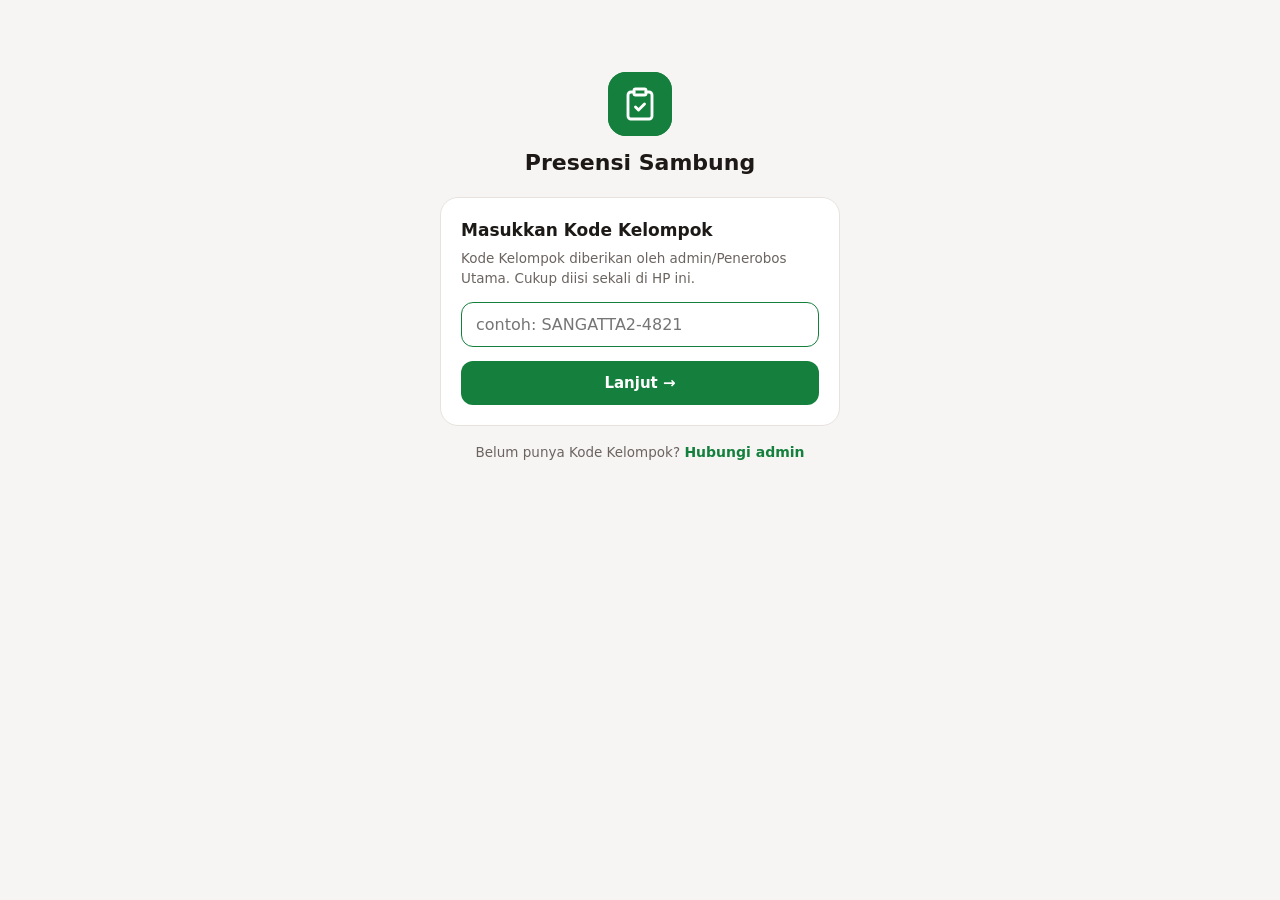
<file: index.html>
<!doctype html>
<html lang="id">
<head>
  <meta charset="utf-8">
  <meta name="viewport" content="width=device-width, initial-scale=1, viewport-fit=cover">
  <title>Presensi Sambung</title>
  <meta name="description" content="Aplikasi presensi sambung & musyawaroh — cepat, bisa offline, laporan WhatsApp & PDF.">
  <meta name="theme-color" content="#FFFFFF">
  <meta name="mobile-web-app-capable" content="yes">
  <meta name="apple-mobile-web-app-capable" content="yes">
  <meta name="apple-mobile-web-app-title" content="Presensi">
  <meta name="apple-mobile-web-app-status-bar-style" content="default">
  <meta name="format-detection" content="telephone=no">
  <link rel="manifest" href="manifest.webmanifest">
  <link rel="icon" href="icons/favicon.svg" type="image/svg+xml">
  <link rel="apple-touch-icon" href="icons/apple-touch-icon.png">
  <link rel="preconnect" href="https://script.google.com">
  <link rel="preconnect" href="https://script.googleusercontent.com">
  <link rel="preload" href="fonts/pjs-700.woff2" as="font" type="font/woff2" crossorigin>
  <link rel="preload" href="fonts/pjs-500.woff2" as="font" type="font/woff2" crossorigin>
  <!-- Satu situs banyak kelompok: tentukan server dari Kode Kelompok (sinkron, tanpa jaringan bila sudah pernah dipilih) -->
  <script src="tenant-config.js"></script>
  <script src="tenant.js" data-page="app"></script>
  <link rel="stylesheet" href="css/style.css">
  <script>
    // Terapkan mode terang/gelap & warna aplikasi kelompok sebelum halaman digambar (tidak berkedip)
    (function () {
      try { var t = JSON.parse(localStorage.getItem('ps:theme') || '"system"'); if (t === 'light' || t === 'dark') document.documentElement.setAttribute('data-theme', t); } catch (e) {}
      try { var c = JSON.parse(localStorage.getItem('ps:' + (window.TENANT_NS || '') + 'temaCss') || 'null'); if (c) { var s = document.createElement('style'); s.id = 'temaVars'; s.textContent = c; document.head.appendChild(s); } } catch (e) {}
    })();
  </script>
  <style>
    .boot { min-height: 100dvh; display: grid; place-items: center; }
    .boot div { width: 72px; height: 72px; border-radius: 22px; background: var(--primary); display: grid; place-items: center; color: #fff; animation: bootPulse 1.2s ease-in-out infinite; }
    @keyframes bootPulse { 50% { transform: scale(.94); opacity: .85; } }
  </style>
  <script defer src="tenant-gate.js"></script>
  <script defer src="pwa.js"></script>
  <script defer src="js/config.js"></script>
  <script defer src="js/icons.js"></script>
  <script defer src="js/util.js"></script>
  <script defer src="js/db.js"></script>
  <script defer src="js/api.js"></script>
  <script defer src="js/store.js"></script>
  <script defer src="js/sync.js"></script>
  <script defer src="js/report.js"></script>
  <script defer src="js/image.js"></script>
  <script defer src="js/charts.js"></script>
  <script defer src="js/app.js"></script>
  <script defer src="js/pages/beranda.js"></script>
  <script defer src="js/pages/presensi.js"></script>
  <script defer src="js/pages/absen.js"></script>
  <script defer src="js/pages/detail.js"></script>
  <script defer src="js/pages/riwayat.js"></script>
  <script defer src="js/pages/peserta.js"></script>
  <script defer src="js/pages/lainnya.js"></script>
  <script defer src="js/pages/dapukan.js"></script>
</head>
<body>
  <div id="app">
    <div class="boot" aria-label="Memuat Presensi Sambung"><div><svg width="38" height="38" viewBox="0 0 24 24" fill="none" stroke="currentColor" stroke-width="1.9" stroke-linecap="round" stroke-linejoin="round"><rect width="8" height="4" x="8" y="2" rx="1"/><path d="M16 4h2a2 2 0 0 1 2 2v14a2 2 0 0 1-2 2H6a2 2 0 0 1-2-2V6a2 2 0 0 1 2-2h2"/><path d="m9 14 2 2 4-4"/></svg></div></div>
  </div>
  <noscript><p style="padding:24px;font-family:sans-serif">Aktifkan JavaScript untuk memakai Presensi Sambung.</p></noscript>
</body>
</html>
</file>
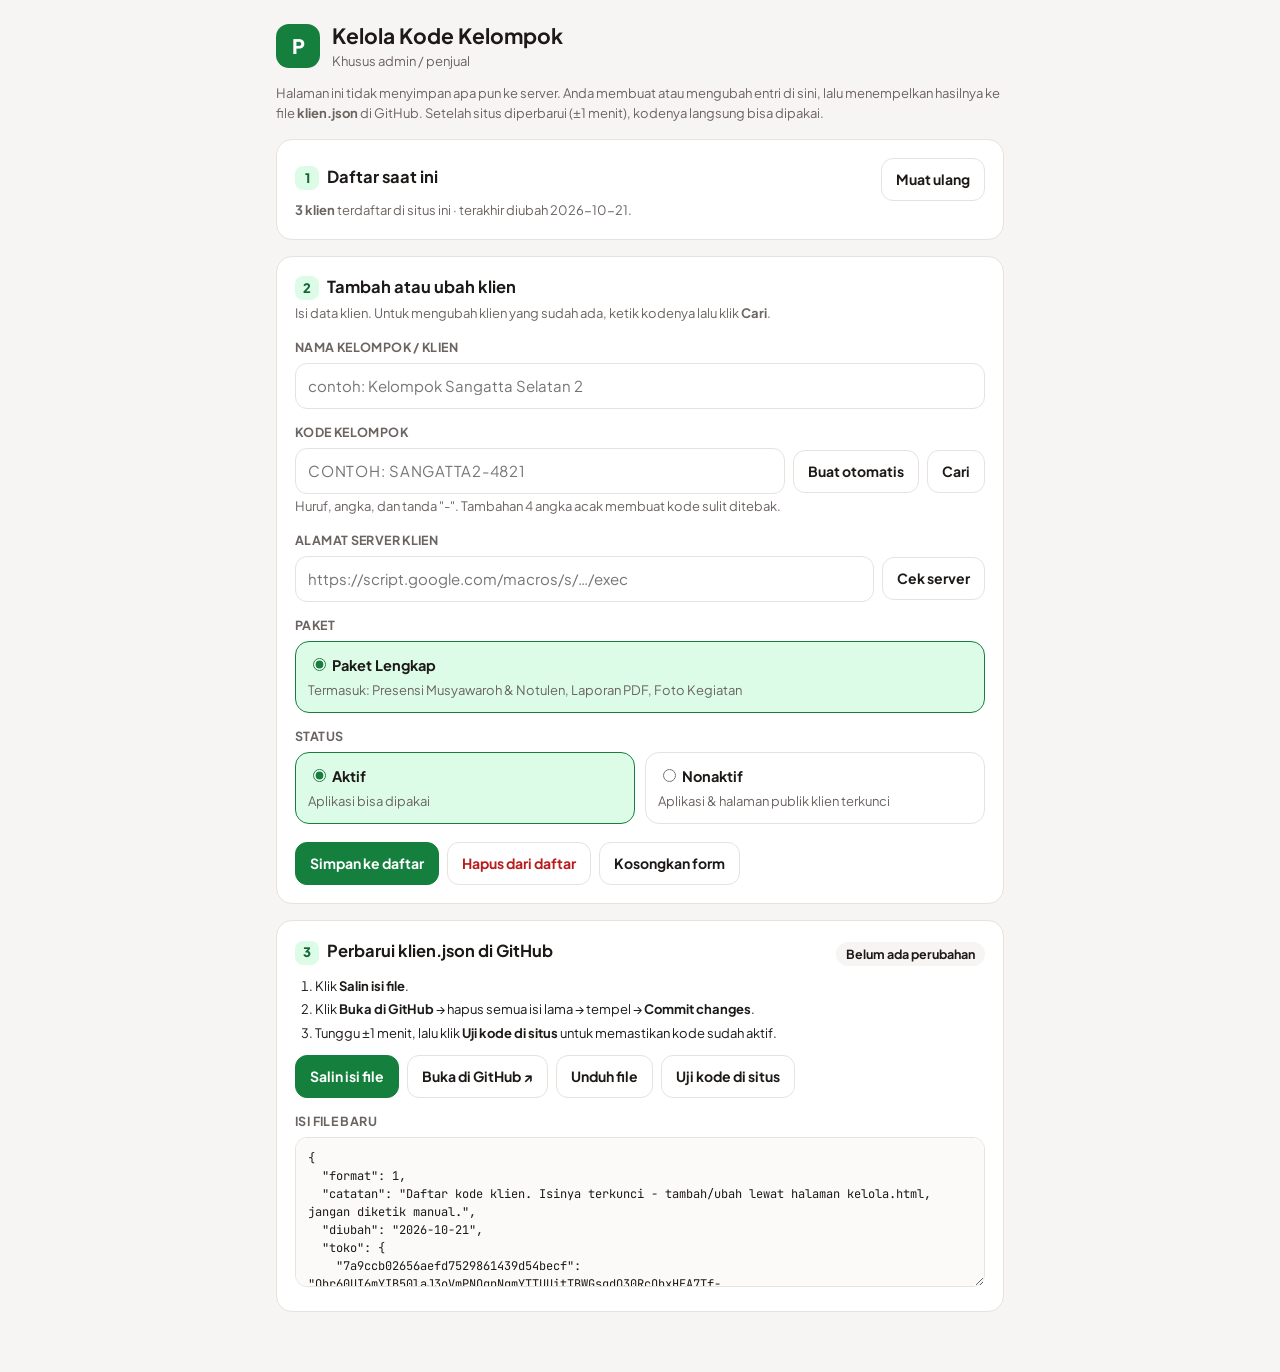
<file: kelola.html>
<!DOCTYPE html>
<html lang="id">
<head>
  <meta charset="UTF-8">
  <meta name="viewport" content="width=device-width, initial-scale=1">
  <meta name="robots" content="noindex, nofollow">
  <title>Kelola Klien</title>
  <link rel="preconnect" href="https://fonts.googleapis.com">
  <link rel="preconnect" href="https://fonts.gstatic.com" crossorigin>
  <link rel="stylesheet" href="https://fonts.googleapis.com/css2?family=Plus+Jakarta+Sans:wght@400;500;600;700;800&family=JetBrains+Mono:wght@500;700&display=swap">
  <style>
    :root { --p: #15803D; --p-dark: #166534; --p-soft: #DCFCE7; --text: #1C1917; --muted: #6B6461; --line: #E7E2DE; --bg: #F7F5F3; --card: #fff;
      --ok: #15803D; --ok-soft: #E8F6EC; --bad: #B91C1C; --bad-soft: #FDECEC; --warn: #A16207; --warn-soft: #FEF6E0; --mono: 'JetBrains Mono', ui-monospace, monospace; }
    * { box-sizing: border-box; }
    body { margin: 0; font-family: 'Plus Jakarta Sans', system-ui, sans-serif; background: var(--bg); color: var(--text); font-size: 15px; line-height: 1.5; }
    .wrap { max-width: 760px; margin: 0 auto; padding: 20px 16px 60px; }
    header { display: flex; gap: 12px; align-items: center; margin-bottom: 6px; }
    .logo { width: 44px; height: 44px; border-radius: 13px; background: var(--p); color: #fff; display: grid; place-items: center; font-weight: 800; font-size: 20px; flex: none; }
    h1 { font-size: 21px; margin: 0; } h2 { font-size: 16.5px; margin: 0 0 4px; }
    .muted { color: var(--muted); } .small { font-size: 13px; }
    .card { background: var(--card); border: 1px solid var(--line); border-radius: 16px; padding: 18px; margin-top: 16px; }
    .step { display: inline-grid; place-items: center; width: 24px; height: 24px; border-radius: 8px; background: var(--p-soft); color: var(--p-dark); font-weight: 800; font-size: 13px; margin-right: 8px; }
    label.f { display: block; margin-top: 14px; } .lbl { display: block; font-size: 12.5px; font-weight: 700; letter-spacing: .03em; color: var(--muted); margin-bottom: 6px; text-transform: uppercase; }
    input[type=text], input[type=url], textarea { width: 100%; font: inherit; padding: 11px 12px; border: 1.5px solid var(--line); border-radius: 12px; background: #fff; color: var(--text); }
    input:focus, textarea:focus { outline: none; border-color: var(--p); box-shadow: 0 0 0 3px var(--p-soft); }
    .mono { font-family: var(--mono); } .kode { text-transform: uppercase; letter-spacing: .05em; font-weight: 700; }
    .row { display: flex; gap: 8px; align-items: center; flex-wrap: wrap; } .row > .grow { flex: 1 1 220px; }
    .btn { font: inherit; font-weight: 700; font-size: 14px; border-radius: 12px; padding: 10px 14px; border: 1.5px solid var(--line); background: #fff; color: var(--text); cursor: pointer; display: inline-flex; align-items: center; gap: 6px; text-decoration: none; }
    .btn:hover { border-color: #cfc7c1; } .btn:disabled { opacity: .55; cursor: wait; }
    .btn.primary { background: var(--p); border-color: var(--p); color: #fff; } .btn.primary:hover { background: var(--p-dark); }
    .btn.danger { color: var(--bad); } .btn.green { background: #16A34A; border-color: #16A34A; color: #fff; }
    .opts { display: grid; grid-template-columns: repeat(auto-fit, minmax(200px, 1fr)); gap: 10px; }
    .opt { border: 1.5px solid var(--line); border-radius: 14px; padding: 12px; cursor: pointer; display: block; }
    .opt input { margin-right: 6px; accent-color: var(--p); } .opt:has(input:checked) { border-color: var(--p); background: var(--p-soft); }
    .opt b { font-size: 14.5px; } .opt .small { display: block; margin-top: 4px; }
    .msg { margin-top: 10px; padding: 10px 12px; border-radius: 12px; font-size: 14px; display: none; } .msg.show { display: block; }
    .msg.ok { background: var(--ok-soft); color: var(--ok); } .msg.bad { background: var(--bad-soft); color: var(--bad); } .msg.info { background: var(--p-soft); color: var(--p-dark); } .msg.warn { background: var(--warn-soft); color: var(--warn); }
    .stat { display: flex; justify-content: space-between; gap: 10px; align-items: center; flex-wrap: wrap; }
    .pill { display: inline-block; padding: 3px 10px; border-radius: 999px; font-size: 12.5px; font-weight: 700; background: var(--bg); }
    .pill.warn { background: var(--warn-soft); color: var(--warn); } .pill.ok { background: var(--ok-soft); color: var(--ok); }
    textarea.out { font-family: var(--mono); font-size: 12px; min-height: 150px; background: #FBFAF9; }
    .links { display: grid; grid-template-columns: 1fr 132px; gap: 14px; align-items: start; margin-top: 12px; }
    .link-box { border: 1px dashed var(--line); border-radius: 12px; padding: 10px 12px; margin-bottom: 10px; word-break: break-all; font-size: 13.5px; }
    .link-box b { display: block; font-size: 12px; color: var(--muted); text-transform: uppercase; letter-spacing: .03em; }
    #qr canvas, #qr img { width: 132px; height: 132px; border: 1px solid var(--line); border-radius: 12px; padding: 6px; background: #fff; }
    ol { padding-left: 20px; margin: 8px 0 0; } ol li { margin: 4px 0; }
    .hide { display: none !important; }
    @media (max-width: 560px) { .opts { grid-template-columns: 1fr; } .links { grid-template-columns: 1fr; } }
  </style>
</head>
<body>
<div class="wrap">
  <header><div class="logo" id="hLogo">K</div><div><h1 id="hTitle">Kelola Klien</h1><div class="muted small">Khusus admin / penjual</div></div></header>
  <p class="muted small">Halaman ini tidak menyimpan apa pun ke server. Anda membuat atau mengubah entri di sini, lalu menempelkan hasilnya ke file <b class="regName">klien.json</b> di GitHub. Setelah situs diperbarui (±1 menit), kodenya langsung bisa dipakai.</p>

  <!-- 1. Daftar saat ini -->
  <div class="card">
    <div class="stat"><h2><span class="step">1</span>Daftar saat ini</h2><button class="btn" id="btnReload" type="button">Muat ulang</button></div>
    <div class="muted small" id="regInfo">Memuat daftar…</div>
    <div class="msg warn" id="draftMsg"></div>
  </div>

  <!-- 2. Tambah / ubah -->
  <div class="card">
    <h2><span class="step">2</span>Tambah atau ubah klien</h2>
    <div class="muted small">Isi data klien. Untuk mengubah klien yang sudah ada, ketik kodenya lalu klik <b>Cari</b>.</div>

    <label class="f"><span class="lbl">Nama kelompok / klien</span><input type="text" id="fNama" maxlength="60" placeholder="contoh: Kelompok Sangatta Selatan 2"></label>

    <label class="f"><span class="lbl lblKode">Kode</span>
      <div class="row"><input class="grow mono kode" type="text" id="fKode" maxlength="32" placeholder="contoh: SANGATTA2-4821" autocapitalize="characters" spellcheck="false">
        <button class="btn" id="btnGen" type="button">Buat otomatis</button><button class="btn" id="btnFind" type="button">Cari</button></div>
      <span class="muted small">Huruf, angka, dan tanda "-". Tambahan 4 angka acak membuat kode sulit ditebak.</span></label>

    <label class="f"><span class="lbl">Alamat server klien</span>
      <div class="row"><input class="grow mono" type="url" id="fUrl" placeholder="https://script.google.com/macros/s/…/exec" spellcheck="false"><button class="btn" id="btnCheck" type="button">Cek server</button></div></label>
    <div class="msg" id="checkMsg"></div>

    <div class="f" style="margin-top:14px"><span class="lbl">Paket</span><div class="opts" id="paketOpts"></div></div>

    <div class="f" style="margin-top:14px"><span class="lbl">Status</span>
      <div class="opts">
        <label class="opt"><input type="radio" name="aktif" value="1" checked><b>Aktif</b><span class="muted small">Aplikasi bisa dipakai</span></label>
        <label class="opt"><input type="radio" name="aktif" value="0"><b>Nonaktif</b><span class="muted small">Aplikasi & halaman publik klien terkunci</span></label>
      </div></div>
    <label class="f hide" id="pesanWrap"><span class="lbl">Pesan untuk klien saat nonaktif</span><input type="text" id="fPesan" maxlength="200" placeholder="contoh: Silakan hubungi admin."></label>

    <div class="row" style="margin-top:18px"><button class="btn primary" id="btnSave" type="button">Simpan ke daftar</button><button class="btn danger" id="btnDel" type="button">Hapus dari daftar</button><button class="btn" id="btnClear" type="button">Kosongkan form</button></div>
    <div class="msg" id="saveMsg"></div>

    <div class="hide" id="linkCard">
      <div class="links"><div>
        <div class="link-box"><b>Aplikasi (untuk klien)</b><span id="lApp"></span></div>
        <div id="lPublic"></div>
        <div class="row"><button class="btn" id="btnCopyCard" type="button">Salin pesan untuk klien</button><button class="btn" id="btnQr" type="button">Unduh QR aplikasi</button></div>
      </div><div id="qr"></div></div>
    </div>
  </div>

  <!-- 3. Perbarui registry -->
  <div class="card">
    <div class="stat"><h2><span class="step">3</span>Perbarui <span class="regName">klien.json</span> di GitHub</h2><span class="pill" id="dirtyPill">Belum ada perubahan</span></div>
    <ol class="small">
      <li>Klik <b>Salin isi file</b>.</li>
      <li>Klik <b>Buka di GitHub</b> → hapus semua isi lama → tempel → <b>Commit changes</b>.</li>
      <li>Tunggu ±1 menit, lalu klik <b>Uji kode di situs</b> untuk memastikan kode sudah aktif.</li>
    </ol>
    <div class="row" style="margin-top:12px"><button class="btn primary" id="btnCopy" type="button">Salin isi file</button><a class="btn" id="btnGh" target="_blank" rel="noopener" href="#">Buka di GitHub ↗</a><button class="btn" id="btnDl" type="button">Unduh file</button><button class="btn" id="btnTest" type="button">Uji kode di situs</button></div>
    <div class="msg" id="outMsg"></div>
    <label class="f"><span class="lbl">Isi file baru</span><textarea class="out" id="out" readonly spellcheck="false"></textarea></label>
  </div>
</div>

<script src="tenant-config.js"></script>
<script src="tenant.js" data-page="kelola"></script>
<script>
'use strict';
(function () {
  const T = window.Tenant, C = T.config || {};
  const $ = (id) => document.getElementById(id);
  const L = C.LABEL || 'Kode', APPN = C.APP_NAME || 'Aplikasi', REG = C.REGISTRY || 'klien.json';
  const DKEY = (C.APP_ID || 'app') + ':kelola:draft', PARAM = C.PARAM || 'k';
  const BASE = new URL('./', location.href).href;
  const PAKET = T.PAKET, PIDS = Object.keys(PAKET);
  let work = null, dirty = 0;

  document.title = 'Kelola ' + L + ' · ' + APPN;
  $('hTitle').textContent = 'Kelola ' + L; $('hLogo').textContent = APPN.charAt(0).toUpperCase();
  document.querySelectorAll('.regName').forEach((e) => (e.textContent = REG));
  document.querySelector('.lblKode').textContent = L;
  if (C.BACKEND === 'https') $('fUrl').placeholder = 'https://api.domainklien.com/…';
  const fiturNama = (f) => (C.FITUR && C.FITUR[f]) || f;
  $('paketOpts').innerHTML = PIDS.map((id) => '<label class="opt"><input type="radio" name="paket" value="' + id + '"' + (id === T.PAKET_DEFAULT ? ' checked' : '') + '><b>' + esc(PAKET[id].label) + (PAKET[id].harga ? ' · ' + esc(PAKET[id].harga) : '') + '</b><span class="muted small">' + ((PAKET[id].fitur || []).length ? 'Termasuk: ' + PAKET[id].fitur.map(fiturNama).map(esc).join(', ') : 'Fitur dasar') + '</span></label>').join('');

  function msg(el, text, type) { el = $(el); el.className = 'msg show ' + (type || 'info'); el.innerHTML = text; }
  function hide(el) { $(el).className = 'msg'; }
  function busy(b, on) { $(b).disabled = !!on; }
  function esc(s) { return String(s == null ? '' : s).replace(/[&<>"']/g, (c) => ({ '&': '&amp;', '<': '&lt;', '>': '&gt;', '"': '&quot;', "'": '&#39;' }[c])); }
  const count = () => Object.keys(work.toko).length;
  const label = (p) => (PAKET[p] ? PAKET[p].label : p);

  function serialize() {
    const ids = Object.keys(work.toko);
    const lines = ids.map((id, i) => '    ' + JSON.stringify(id) + ': ' + JSON.stringify(work.toko[id]) + (i < ids.length - 1 ? ',' : ''));
    return '{\n  "format": 1,\n  "catatan": ' + JSON.stringify(work.catatan || 'Daftar kode klien. Isinya terkunci - tambah/ubah lewat halaman kelola.html, jangan diketik manual.') +
      ',\n  "diubah": ' + JSON.stringify(work.diubah || '') + ',\n  "toko": {\n' + lines.join('\n') + (lines.length ? '\n' : '') + '  }\n}\n';
  }
  function paintOut() {
    $('out').value = serialize();
    $('dirtyPill').textContent = dirty ? dirty + ' perubahan belum ditempel ke GitHub' : 'Belum ada perubahan';
    $('dirtyPill').className = 'pill' + (dirty ? ' warn' : '');
    try { if (dirty) localStorage.setItem(DKEY, JSON.stringify({ at: Date.now(), dirty, work })); else localStorage.removeItem(DKEY); } catch (e) {}
  }
  async function loadReg() {
    $('regInfo').textContent = 'Memuat ' + REG + '…';
    try {
      const reg = await T.registry();
      work = { format: 1, catatan: reg.catatan, diubah: reg.diubah || '', toko: Object.assign({}, reg.toko) };
      $('regInfo').innerHTML = '<b>' + count() + ' klien</b> terdaftar di situs ini' + (reg.diubah ? ' · terakhir diubah ' + esc(reg.diubah) : '') + '.';
    } catch (e) {
      work = { format: 1, diubah: '', toko: {} };
      $('regInfo').innerHTML = '<span style="color:var(--bad)">' + esc(REG) + ' belum ada atau tidak bisa dibaca (' + esc(e.message) + ').</span> Daftar baru akan dibuat dari nol.';
    }
    dirty = 0;
    let d = null; try { d = JSON.parse(localStorage.getItem(DKEY) || 'null'); } catch (e) {}
    if (d && d.work && JSON.stringify(d.work.toko) !== JSON.stringify(work.toko)) {
      msg('draftMsg', 'Ada ' + d.dirty + ' perubahan dari ' + new Date(d.at).toLocaleString('id-ID') + ' yang belum terlihat di situs. <button class="btn" id="useDraft" type="button" style="margin-left:6px">Lanjutkan draf</button> <button class="btn" id="dropDraft" type="button">Buang</button>', 'warn');
      $('useDraft').onclick = () => { work = d.work; dirty = d.dirty; hide('draftMsg'); paintOut(); };
      $('dropDraft').onclick = () => { try { localStorage.removeItem(DKEY); } catch (e) {} hide('draftMsg'); };
    } else { hide('draftMsg'); try { localStorage.removeItem(DKEY); } catch (e) {} }
    paintOut();
  }

  const val = (n) => (document.querySelector('input[name="' + n + '"]:checked') || {}).value;
  const setVal = (n, v) => { const el = document.querySelector('input[name="' + n + '"][value="' + v + '"]'); if (el) el.checked = true; syncPesan(); };
  function syncPesan() { $('pesanWrap').classList.toggle('hide', val('aktif') !== '0'); }
  document.querySelectorAll('input[name="aktif"]').forEach((r) => r.addEventListener('change', syncPesan));
  $('fKode').addEventListener('input', () => { const p = $('fKode').selectionStart, v = $('fKode').value.toUpperCase().replace(/[^A-Z0-9 -]/g, ''); if (v !== $('fKode').value) { $('fKode').value = v; try { $('fKode').setSelectionRange(p, p); } catch (e) {} } });

  $('btnGen').onclick = () => {
    const words = ($('fNama').value || 'KLIEN').toUpperCase().replace(/[^A-Z0-9 ]/g, ' ').split(/\s+/).filter(Boolean);
    let base = ''; for (const w of words) { if ((base + w).length > 12) break; base += w; if (base.length >= 6) break; }
    if (!base) base = (words[0] || 'KLIEN').slice(0, 12);
    $('fKode').value = base + '-' + (crypto.getRandomValues(new Uint16Array(1))[0] % 9000 + 1000);
  };

  async function checkServer(url) {
    if (!T.URL_RE.test(url)) return { ok: false, error: C.BACKEND === 'https' ? 'Alamat harus diawali https://' : 'Format URL salah. Harus diawali https://script.google.com/… dan diakhiri <b>/exec</b> (bukan /dev).' };
    try {
      const r = await fetch(url, { redirect: 'follow', cache: 'no-store' });
      const txt = await r.text();
      if (!r.ok) return { ok: false, error: 'Server membalas HTTP ' + r.status + '.' };
      let j = null; try { j = JSON.parse(txt); } catch (e) {}
      if (!j && /<html/i.test(txt)) return { ok: false, error: 'Server membalas halaman HTML, bukan data. Pastikan backend mengembalikan JSON di doGet.' };
      const nama = j && (j.nama || j.name || (j.data && (j.data.nama || j.data.app || j.data.name)));
      return { ok: true, info: j ? JSON.stringify(j).slice(0, 140) : txt.slice(0, 140), nama: typeof nama === 'string' ? nama : '' };
    } catch (e) {
      return { ok: false, error: 'Server tidak bisa dihubungi. Untuk Apps Script: deploy sebagai <b>Web app</b>, "Execute as: Me", "Who has access: Anyone".' };
    }
  }
  $('btnCheck').onclick = async () => {
    const url = $('fUrl').value.trim(); busy('btnCheck', true); msg('checkMsg', 'Menghubungi server…', 'info');
    const r = await checkServer(url); busy('btnCheck', false);
    if (!r.ok) return msg('checkMsg', r.error, 'bad');
    msg('checkMsg', 'Server menjawab ✓ <span class="mono" style="font-size:12px">' + esc(r.info) + '</span>', 'ok');
  };

  $('btnFind').onclick = async () => {
    const kode = T.norm($('fKode').value); if (!kode) return msg('saveMsg', 'Ketik ' + L + ' yang ingin dicari.', 'bad');
    $('fKode').value = kode; busy('btnFind', true);
    try {
      const d = await T.derive(kode), blob = work.toko[d.id];
      if (!blob) { msg('saveMsg', 'Kode <b>' + esc(kode) + '</b> belum ada di daftar. Isi data lalu klik Simpan untuk menambahkannya.', 'info'); return; }
      const info = await T.unseal(kode, blob);
      $('fNama').value = info.n || ''; $('fUrl').value = info.u || ''; $('fPesan').value = info.m || '';
      setVal('paket', PAKET[info.p] ? info.p : T.PAKET_DEFAULT); setVal('aktif', info.a === 0 ? '0' : '1');
      msg('saveMsg', 'Data <b>' + esc(kode) + '</b> dimuat. Ubah yang perlu, lalu klik Simpan.', 'ok'); showLinks(kode, info.p);
    } catch (e) { msg('saveMsg', 'Gagal membaca entri: ' + esc(e.message), 'bad'); } finally { busy('btnFind', false); }
  };

  $('btnSave').onclick = async () => {
    const kode = T.norm($('fKode').value), url = $('fUrl').value.trim(), paket = val('paket'), aktif = val('aktif') === '1';
    if (kode.length < 3) return msg('saveMsg', L + ' minimal 3 huruf/angka.', 'bad');
    if (!T.URL_RE.test(url)) return msg('saveMsg', 'Alamat server belum benar.', 'bad');
    $('fKode').value = kode; busy('btnSave', true);
    try {
      const info = { u: url, p: paket, a: aktif ? 1 : 0, n: $('fNama').value.trim().slice(0, 60), t: new Date().toISOString().slice(0, 10) };
      if (!aktif && $('fPesan').value.trim()) info.m = $('fPesan').value.trim().slice(0, 200);
      const { id, blob } = await T.seal(kode, info);
      const isNew = !work.toko[id];
      work.toko[id] = blob; work.diubah = new Date().toISOString().slice(0, 10); dirty++;
      paintOut(); showLinks(kode, paket);
      msg('saveMsg', (isNew ? 'Ditambahkan' : 'Diperbarui') + ': <b>' + esc(kode) + '</b> · ' + esc(label(paket)) + (aktif ? '' : ' · <b>nonaktif</b>') + '. Lanjut ke langkah 3.', 'ok');
    } catch (e) { msg('saveMsg', 'Gagal: ' + esc(e.message), 'bad'); } finally { busy('btnSave', false); }
  };
  $('btnDel').onclick = async () => {
    const kode = T.norm($('fKode').value); if (!kode) return msg('saveMsg', 'Ketik ' + L + ' yang ingin dihapus.', 'bad');
    const d = await T.derive(kode);
    if (!work.toko[d.id]) return msg('saveMsg', 'Kode <b>' + esc(kode) + '</b> tidak ada di daftar.', 'bad');
    if (!confirm('Hapus ' + kode + ' dari daftar?\n\nCatatan: perangkat yang sudah memakai kode ini tetap berjalan dari salinannya. Untuk mengunci aplikasi klien, pilih Status "Nonaktif" lalu Simpan, bukan Hapus.')) return;
    delete work.toko[d.id]; dirty++; paintOut(); $('linkCard').classList.add('hide');
    msg('saveMsg', 'Dihapus: <b>' + esc(kode) + '</b>. Lanjut ke langkah 3.', 'ok');
  };
  $('btnClear').onclick = () => { ['fNama', 'fKode', 'fUrl', 'fPesan'].forEach((i) => ($(i).value = '')); setVal('paket', T.PAKET_DEFAULT); setVal('aktif', '1'); hide('saveMsg'); hide('checkMsg'); $('linkCard').classList.add('hide'); };

  let qrUrl = '';
  function loadQr() { return window.qrcode ? Promise.resolve() : new Promise((res, rej) => { const s = document.createElement('script'); s.src = 'https://cdn.jsdelivr.net/npm/qrcode-generator@1.4.4/qrcode.js'; s.onload = res; s.onerror = rej; document.head.appendChild(s); }); }
  async function showLinks(kode, paket) {
    const q = '?' + PARAM + '=' + encodeURIComponent(kode), app = BASE + q;
    const fit = (PAKET[paket] && PAKET[paket].fitur) || [];
    const pubs = (C.PUBLIC_PAGES || []).filter((p) => !p.fitur || fit.indexOf(p.fitur) > -1).map((p) => ({ label: p.label, url: BASE + p.file + q }));
    $('lApp').textContent = app;
    $('lPublic').innerHTML = pubs.map((p) => '<div class="link-box"><b>' + esc(p.label) + '</b>' + esc(p.url) + '</div>').join('');
    $('linkCard').classList.remove('hide');
    $('btnCopyCard').onclick = () => copy('Aplikasi ' + APPN + ' sudah siap.\n\n' + L + ': ' + kode + '\nBuka aplikasi: ' + app + pubs.map((p) => '\n' + p.label + ': ' + p.url).join('') + '\n\nBuka link aplikasi di Chrome (Android) atau Safari (iPhone), lalu pilih "Instal aplikasi" / "Tambahkan ke Layar Utama".', 'saveMsg', 'Pesan untuk klien disalin.');
    try {
      await loadQr(); const qr = window.qrcode(0, 'M'); qr.addData(app); qr.make();
      qrUrl = qr.createDataURL(8, 2); $('qr').innerHTML = '<img alt="QR aplikasi" src="' + qrUrl + '">';
      $('btnQr').onclick = () => { const a = document.createElement('a'); a.href = qrUrl; a.download = 'QR-' + kode + '.gif'; a.click(); };
    } catch (e) { $('qr').innerHTML = '<div class="muted small">QR butuh internet.</div>'; }
  }
  async function copy(text, el, okText) {
    try { await navigator.clipboard.writeText(text); msg(el, okText, 'ok'); }
    catch (e) { const t = document.createElement('textarea'); t.value = text; document.body.appendChild(t); t.select(); document.execCommand('copy'); t.remove(); msg(el, okText, 'ok'); }
  }
  $('btnCopy').onclick = () => copy(serialize(), 'outMsg', 'Isi ' + REG + ' disalin (' + count() + ' klien). Tempel di GitHub, lalu Commit changes.');
  $('btnGh').href = 'https://github.com/' + (C.REPO || 'username/repo') + '/edit/' + (C.BRANCH || 'main') + '/' + REG;
  $('btnDl').onclick = () => { const a = document.createElement('a'); a.href = URL.createObjectURL(new Blob([serialize()], { type: 'application/json' })); a.download = REG.split('/').pop(); a.click(); };
  $('btnTest').onclick = async () => {
    const kode = T.norm($('fKode').value); if (!kode) return msg('outMsg', 'Isi ' + L + ' di langkah 2 untuk diuji.', 'bad');
    busy('btnTest', true); const r = await T.resolve(kode); busy('btnTest', false);
    if (!r.ok) return msg('outMsg', esc(r.error) + (r.code === 'NOTFOUND' ? ' Jika baru saja Commit, tunggu 1 menit lalu uji lagi.' : ''), 'bad');
    msg('outMsg', 'Kode <b>' + esc(kode) + '</b> sudah aktif di situs · ' + esc(label(r.t.paket)) + (r.t.aktif ? '' : ' · nonaktif') + '.', 'ok');
    loadReg();
  };
  $('btnReload').onclick = loadReg;
  window.addEventListener('beforeunload', (e) => { if (dirty) { e.preventDefault(); e.returnValue = ''; } });
  loadReg();
})();
</script>
</body>
</html>
</file>
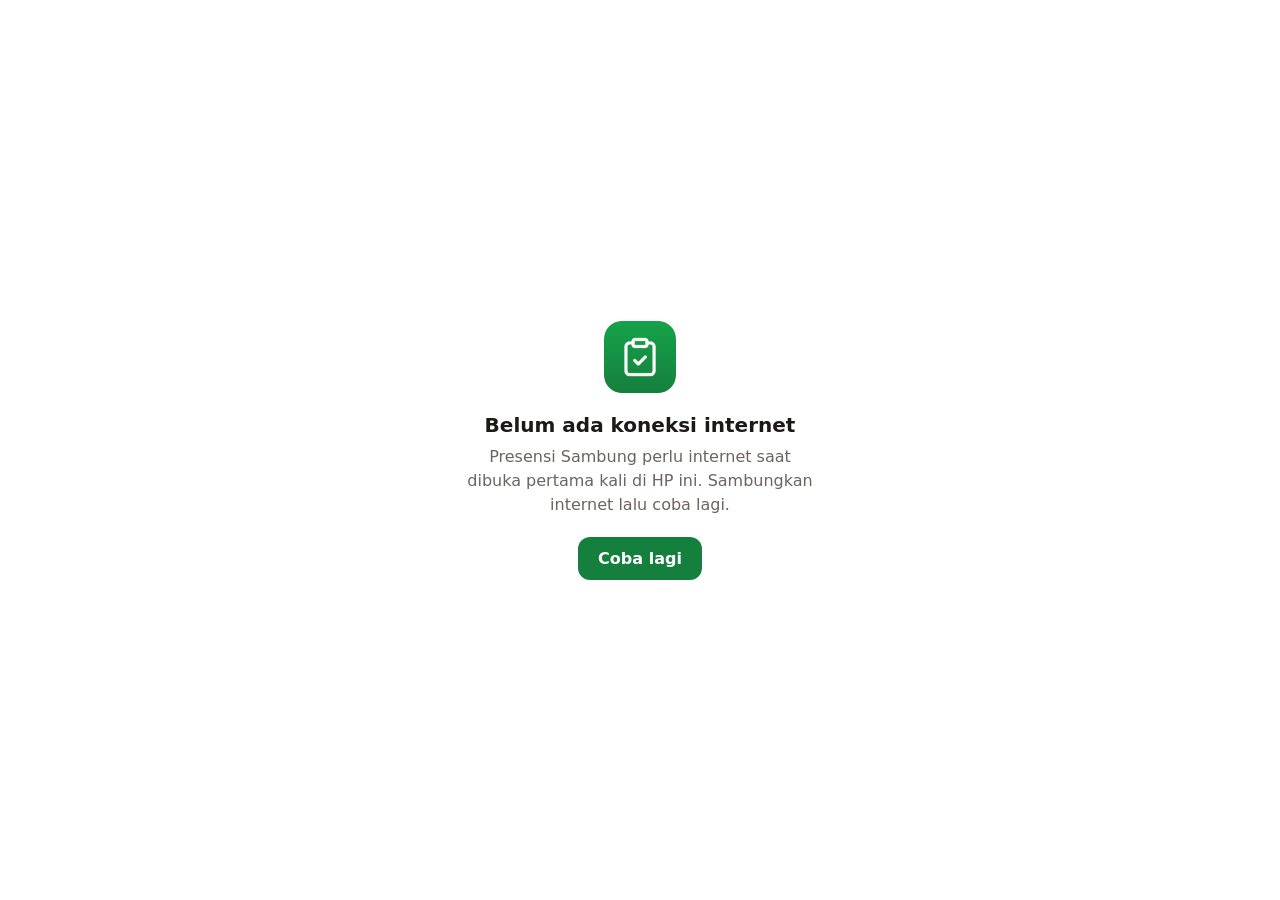
<file: offline.html>
<!DOCTYPE html>
<html lang="id">
<head>
  <meta charset="UTF-8">
  <meta name="viewport" content="width=device-width, initial-scale=1">
  <meta name="theme-color" content="#15803D">
  <title>Presensi Sambung · Offline</title>
  <style>
    body { margin: 0; min-height: 100vh; display: grid; place-items: center; font-family: system-ui, sans-serif; background: #fff; color: #1c1917; text-align: center; padding: 24px; box-sizing: border-box; }
    .box { max-width: 360px; } h1 { font-size: 20px; margin: 16px 0 8px; } p { color: #6b6461; margin: 0 0 20px; line-height: 1.5; }
    button { font: inherit; font-weight: 700; padding: 12px 20px; border-radius: 12px; border: 0; background: #15803D; color: #fff; cursor: pointer; }
    img { width: 72px; height: 72px; border-radius: 18px; }
  </style>
</head>
<body>
  <div class="box">
    <img src="icons/icon-192.png" alt="">
    <h1>Belum ada koneksi internet</h1>
    <p>Presensi Sambung perlu internet saat dibuka pertama kali di HP ini. Sambungkan internet lalu coba lagi.</p>
    <button type="button" onclick="location.reload()">Coba lagi</button>
  </div>
</body>
</html>
</file>
<file: css/style.css>
/* =====================================================================
   PRESENSI SAMBUNG — style.css
   Token warna & komponen mengikuti BRAND_STYLE_Presensi_Sambung.md
   ===================================================================== */

@font-face { font-family: "Plus Jakarta Sans"; font-weight: 400; font-display: swap; src: url(../fonts/pjs-400.woff2) format("woff2"); }
@font-face { font-family: "Plus Jakarta Sans"; font-weight: 500; font-display: swap; src: url(../fonts/pjs-500.woff2) format("woff2"); }
@font-face { font-family: "Plus Jakarta Sans"; font-weight: 600; font-display: swap; src: url(../fonts/pjs-600.woff2) format("woff2"); }
@font-face { font-family: "Plus Jakarta Sans"; font-weight: 700; font-display: swap; src: url(../fonts/pjs-700.woff2) format("woff2"); }
@font-face { font-family: "Plus Jakarta Sans"; font-weight: 800; font-display: swap; src: url(../fonts/pjs-800.woff2) format("woff2"); }

:root {
  --primary: #15803D; --primary-hover: #166534; --primary-soft: #DCFCE7; --primary-tint: #F0FDF4; --on-primary: #FFFFFF;
  --bg: #F6F8F7; --surface: #FFFFFF; --surface-2: #F1F5F9; --surface-3: #E9EEF2;
  --text: #0F172A; --text-2: #334155; --text-muted: #64748B; --border: #E2E8F0; --border-strong: #CBD5E1;
  --gold: #B7791F; --gold-bg: #FEF9E7; --gold-border: #F5D88A;
  --danger: #DC2626; --info: #2563EB; --amber: #B45309;
  --ok-bg: #DCFCE7; --ok-fg: #166534; --neutral-bg: #F1F5F9; --neutral-fg: #475569;
  --warn-bg: #FEF3C7; --warn-fg: #92400E; --err-bg: #FEE2E2; --err-fg: #991B1B;
  --lvl-kelompok-bg: #DCFCE7; --lvl-kelompok-fg: #166534;
  --lvl-desa-bg: #E0F2FE; --lvl-desa-fg: #075985;
  --lvl-daerah-bg: #EDE9FE; --lvl-daerah-fg: #5B21B6;
  --male-bg: #DBEAFE; --male-fg: #1E40AF; --female-bg: #FCE7F3; --female-fg: #9D174D;
  --chart-male: #15803D; --chart-female: #86EFAC; --chart-line: #15803D;
  --wa-bubble: #E7F8EE; --wa-border: #CDEFD9;
  --radius-card: 16px; --radius-control: 12px; --radius-check: 8px; --radius-pill: 999px;
  --shadow-card: 0 1px 2px rgba(15, 23, 42, .04), 0 1px 3px rgba(15, 23, 42, .05);
  --shadow-raised: 0 8px 24px rgba(15, 23, 42, .14);
  --control-h: 48px; --row-h: 64px; --topbar-h: 60px; --bottomnav-h: 68px; --gutter: 16px;
  --safe-t: env(safe-area-inset-top, 0px); --safe-b: env(safe-area-inset-bottom, 0px);
  --font-sans: "Plus Jakarta Sans", system-ui, -apple-system, "Segoe UI", Roboto, sans-serif;
  --font-mono: ui-monospace, "JetBrains Mono", "SFMono-Regular", Menlo, Consolas, monospace;
  color-scheme: light;
}
@media (prefers-color-scheme: dark) {
  :root:not([data-theme="light"]) {
    --primary: #22C55E; --primary-hover: #16A34A; --primary-soft: #14532D; --primary-tint: #0F2619; --on-primary: #052E16;
    --bg: #0B1210; --surface: #131C18; --surface-2: #1B2620; --surface-3: #22302A;
    --text: #E6EDE9; --text-2: #C3CEC8; --text-muted: #94A39B; --border: #24312A; --border-strong: #33443B;
    --gold: #EAB308; --gold-bg: #2A2208; --gold-border: #5C4A10;
    --danger: #F87171; --info: #60A5FA; --amber: #FBBF24;
    --ok-bg: #14532D; --ok-fg: #86EFAC; --neutral-bg: #1E293B; --neutral-fg: #CBD5E1;
    --warn-bg: #3B2A0A; --warn-fg: #FCD34D; --err-bg: #450A0A; --err-fg: #FCA5A5;
    --lvl-kelompok-bg: #14532D; --lvl-kelompok-fg: #86EFAC;
    --lvl-desa-bg: #0C3A52; --lvl-desa-fg: #7DD3FC;
    --lvl-daerah-bg: #2E1F5E; --lvl-daerah-fg: #C4B5FD;
    --male-bg: #1E2A4A; --male-fg: #93C5FD; --female-bg: #4A1D35; --female-fg: #F9A8D4;
    --chart-male: #22C55E; --chart-female: #166534; --chart-line: #22C55E;
    --wa-bubble: #163A26; --wa-border: #1F4D33;
    --shadow-card: none; --shadow-raised: 0 8px 28px rgba(0, 0, 0, .5);
    color-scheme: dark;
  }
}
:root[data-theme="dark"] {
  --primary: #22C55E; --primary-hover: #16A34A; --primary-soft: #14532D; --primary-tint: #0F2619; --on-primary: #052E16;
  --bg: #0B1210; --surface: #131C18; --surface-2: #1B2620; --surface-3: #22302A;
  --text: #E6EDE9; --text-2: #C3CEC8; --text-muted: #94A39B; --border: #24312A; --border-strong: #33443B;
  --gold: #EAB308; --gold-bg: #2A2208; --gold-border: #5C4A10;
  --danger: #F87171; --info: #60A5FA; --amber: #FBBF24;
  --ok-bg: #14532D; --ok-fg: #86EFAC; --neutral-bg: #1E293B; --neutral-fg: #CBD5E1;
  --warn-bg: #3B2A0A; --warn-fg: #FCD34D; --err-bg: #450A0A; --err-fg: #FCA5A5;
  --lvl-kelompok-bg: #14532D; --lvl-kelompok-fg: #86EFAC;
  --lvl-desa-bg: #0C3A52; --lvl-desa-fg: #7DD3FC;
  --lvl-daerah-bg: #2E1F5E; --lvl-daerah-fg: #C4B5FD;
  --male-bg: #1E2A4A; --male-fg: #93C5FD; --female-bg: #4A1D35; --female-fg: #F9A8D4;
  --chart-male: #22C55E; --chart-female: #166534; --chart-line: #22C55E;
  --wa-bubble: #163A26; --wa-border: #1F4D33;
  --shadow-card: none; --shadow-raised: 0 8px 28px rgba(0, 0, 0, .5);
  color-scheme: dark;
}

/* ---------- Dasar ---------- */
*, *::before, *::after { box-sizing: border-box; }
html { -webkit-text-size-adjust: 100%; text-size-adjust: 100%; }
body {
  margin: 0; background: var(--bg); color: var(--text);
  font-family: var(--font-sans); font-size: 15px; line-height: 1.5;
  -webkit-font-smoothing: antialiased; -moz-osx-font-smoothing: grayscale;
  -webkit-tap-highlight-color: transparent; overscroll-behavior-y: none;
}
button, input, select, textarea { font: inherit; color: inherit; }
button { cursor: pointer; border: 0; background: none; padding: 0; }
a { color: var(--primary); text-decoration: none; }
img { display: block; max-width: 100%; }
h1, h2, h3, p { margin: 0; }
[hidden] { display: none !important; }
:focus-visible { outline: 2px solid var(--primary); outline-offset: 2px; border-radius: 6px; }
.num { font-variant-numeric: tabular-nums; }
.muted { color: var(--text-muted); }
.ic { flex: none; display: inline-block; vertical-align: middle; }
.sr-only { position: absolute; width: 1px; height: 1px; overflow: hidden; clip: rect(0 0 0 0); white-space: nowrap; }
.nowrap { white-space: nowrap; }
.ellipsis { white-space: nowrap; overflow: hidden; text-overflow: ellipsis; min-width: 0; }

/* ---------- Kerangka aplikasi ---------- */
#app { min-height: 100dvh; }
.app-wrap { max-width: 560px; margin: 0 auto; min-height: 100dvh; position: relative; }

.topbar {
  position: sticky; top: 0; z-index: 30; display: flex; align-items: center; gap: 10px;
  padding: calc(10px + var(--safe-t)) var(--gutter) 10px; min-height: calc(var(--topbar-h) + var(--safe-t));
  background: color-mix(in srgb, var(--surface) 92%, transparent);
  -webkit-backdrop-filter: saturate(160%) blur(12px); backdrop-filter: saturate(160%) blur(12px);
  border-bottom: 1px solid var(--border);
}
.js-head { position: sticky; top: 0; z-index: 30; }
.topbar .brand { flex: 1; min-width: 0; line-height: 1.2; }
.brand-title { font-size: 17px; font-weight: 700; letter-spacing: -.01em; }
.brand-sub { font-size: 12.5px; color: var(--text-muted); margin-top: 2px; }
.topbar .back { margin-left: -6px; }
.topbar-title { font-size: 17px; font-weight: 700; letter-spacing: -.01em; }

.icon-btn {
  width: 40px; height: 40px; border-radius: 50%; display: inline-grid; place-items: center; flex: none;
  color: var(--text-2); border: 1px solid var(--border); background: var(--surface); transition: background .15s, transform .1s;
}
.icon-btn:active { transform: scale(.94); background: var(--surface-2); }
.icon-btn.plain { border-color: transparent; background: transparent; }
.icon-btn.theme .ic { color: var(--amber); }
:root[data-theme="dark"] .icon-btn.theme .ic { color: var(--text-2); }

.sync-pill {
  display: inline-flex; align-items: center; gap: 7px; height: 32px; padding: 0 12px; border-radius: var(--radius-pill);
  font-size: 13px; font-weight: 600; white-space: nowrap; background: var(--ok-bg); color: var(--ok-fg); flex: none;
  max-width: 190px; overflow: hidden;
}
.sync-pill .dot { width: 7px; height: 7px; border-radius: 50%; background: currentColor; flex: none; }
.sync-pill.warn { background: var(--warn-bg); color: var(--warn-fg); }
.sync-pill.err { background: var(--err-bg); color: var(--err-fg); }
.sync-pill .spin { animation: spin 1s linear infinite; }
@keyframes spin { to { transform: rotate(360deg); } }

.view { padding: 18px var(--gutter) calc(var(--bottomnav-h) + var(--safe-b) + 96px); }
.view.focus { padding: 0 0 calc(130px + var(--safe-b)); }
.pad { padding: 18px var(--gutter) 0; }
.page { animation: pageIn .16s ease-out backwards; }
/* Hanya opasitas: transform pada induk akan merusak posisi elemen fixed (FAB, bar aksi) */
@keyframes pageIn { from { opacity: 0; } }

.bottomnav {
  position: fixed; left: 0; right: 0; bottom: 0; z-index: 40;
  background: color-mix(in srgb, var(--surface) 94%, transparent);
  -webkit-backdrop-filter: saturate(160%) blur(12px); backdrop-filter: saturate(160%) blur(12px);
  border-top: 1px solid var(--border); padding-bottom: var(--safe-b);
}
.bottomnav-inner { max-width: 560px; margin: 0 auto; display: grid; grid-template-columns: repeat(5, 1fr); height: var(--bottomnav-h); }
.nav-item {
  display: flex; flex-direction: column; align-items: center; justify-content: center; gap: 3px;
  font-size: 12px; font-weight: 600; color: var(--text-muted); position: relative;
}
.nav-item .nav-ic { width: 56px; height: 32px; border-radius: var(--radius-pill); display: grid; place-items: center; transition: background .2s; }
.nav-item.active { color: var(--primary); }
.nav-item.active .nav-ic { background: var(--primary-soft); }
.nav-item:active .nav-ic { transform: scale(.94); }
.nav-badge {
  position: absolute; top: 6px; left: calc(50% + 8px); min-width: 18px; height: 18px; padding: 0 5px; border-radius: 9px;
  background: var(--amber); color: #fff; font-size: 11px; font-weight: 700; display: grid; place-items: center;
}

/* ---------- Tipografi halaman ---------- */
.page-head { margin-bottom: 18px; }
.h1 { font-size: 28px; font-weight: 800; letter-spacing: -.025em; line-height: 1.15; }
.page-sub { color: var(--text-muted); font-size: 14.5px; margin-top: 4px; }
.section-label {
  display: flex; align-items: baseline; justify-content: space-between; gap: 12px;
  font-size: 12.5px; font-weight: 700; letter-spacing: .07em; text-transform: uppercase; color: var(--text-muted);
  margin: 22px 2px 10px;
}
.section-label .aside { text-transform: none; letter-spacing: 0; font-weight: 500; font-size: 13.5px; }
.h2 { font-size: 18px; font-weight: 700; letter-spacing: -.01em; }

/* ---------- Kartu ---------- */
.card {
  background: var(--surface); border: 1px solid var(--border); border-radius: var(--radius-card);
  box-shadow: var(--shadow-card); padding: 16px;
}
.card + .card { margin-top: 12px; }
.card.active { border: 1.5px solid var(--primary); }
.card.tap { transition: transform .12s, background .15s; }
.card.tap:active { transform: scale(.985); }
.card-title { font-size: 17px; font-weight: 700; letter-spacing: -.01em; line-height: 1.3; margin-top: 10px; }
.card-head { display: flex; align-items: center; justify-content: space-between; gap: 10px; }
.card-head h3 { font-size: 16.5px; font-weight: 700; }
.card-head .sub { font-size: 13px; color: var(--text-muted); font-weight: 500; }
.meta-row { display: flex; align-items: center; gap: 6px; color: var(--text-muted); font-size: 14px; margin-top: 6px; min-width: 0; }
.meta-row .sep { width: 4px; height: 4px; border-radius: 50%; background: var(--border-strong); flex: none; margin: 0 2px; }
.stack > * + * { margin-top: 12px; }

/* ---------- Pill & tag ---------- */
.pill {
  display: inline-flex; align-items: center; gap: 5px; height: 26px; padding: 0 10px; border-radius: var(--radius-pill);
  font-size: 12.5px; font-weight: 600; white-space: nowrap; background: var(--neutral-bg); color: var(--neutral-fg); flex: none;
}
.pill.sm { height: 22px; padding: 0 8px; font-size: 11.5px; }
.pill.ok { background: var(--ok-bg); color: var(--ok-fg); }
.pill.warn { background: var(--warn-bg); color: var(--warn-fg); }
.pill.err { background: var(--err-bg); color: var(--err-fg); }
.pill.lvl-Kelompok { background: var(--lvl-kelompok-bg); color: var(--lvl-kelompok-fg); }
.pill.lvl-Desa { background: var(--lvl-desa-bg); color: var(--lvl-desa-fg); }
.pill.lvl-Daerah { background: var(--lvl-daerah-bg); color: var(--lvl-daerah-fg); }
.pill.male { background: var(--male-bg); color: var(--male-fg); }
.pill.female { background: var(--female-bg); color: var(--female-fg); }
.pill.gold { background: var(--gold-bg); color: var(--gold); border: 1.5px solid var(--gold-border); }
.pill.outline { background: transparent; border: 1px solid var(--border); color: var(--text-muted); }
.pill-row { display: flex; align-items: center; gap: 8px; flex-wrap: wrap; }
.pill-row.between { justify-content: space-between; flex-wrap: nowrap; }

/* ---------- Tombol ---------- */
.btn {
  display: inline-flex; align-items: center; justify-content: center; gap: 8px; height: var(--control-h); padding: 0 20px;
  border-radius: var(--radius-control); font-size: 15.5px; font-weight: 700; white-space: nowrap; letter-spacing: -.005em;
  transition: background .15s, transform .1s, opacity .15s; user-select: none; -webkit-user-select: none;
}
.btn:active { transform: scale(.98); }
.btn[disabled] { opacity: .5; pointer-events: none; }
.btn-primary { background: var(--primary); color: var(--on-primary); }
.btn-primary:hover { background: var(--primary-hover); }
.btn-secondary { background: var(--surface); color: var(--primary); box-shadow: inset 0 0 0 1.5px var(--primary); }
.btn-secondary:active { background: var(--primary-tint); }
.btn-ghost { background: var(--surface); color: var(--text); box-shadow: inset 0 0 0 1px var(--border-strong); }
.btn-danger { background: var(--surface); color: var(--danger); box-shadow: inset 0 0 0 1.5px var(--danger); }
.btn-danger.solid { background: var(--danger); color: #fff; box-shadow: none; }
.btn-text { height: auto; padding: 6px 2px; color: var(--primary); font-size: 14.5px; font-weight: 700; }
.btn-block { width: 100%; }
.btn-lg { height: 54px; font-size: 16.5px; }
.btn-sm { height: 38px; padding: 0 14px; font-size: 14px; border-radius: 10px; }
.btn .spin { animation: spin .9s linear infinite; }
.btn-row { display: flex; gap: 10px; }
.btn-row > .btn { flex: 1; min-width: 0; padding: 0 12px; }
.btn-row > .btn.grow { flex: 2; }

.fab {
  position: fixed; z-index: 35; right: max(var(--gutter), calc(50% - 280px + var(--gutter)));
  bottom: calc(var(--bottomnav-h) + var(--safe-b) + 30px);
  height: 56px; padding: 0 22px 0 18px; border-radius: 18px; display: inline-flex; align-items: center; gap: 10px;
  background: var(--primary); color: var(--on-primary); font-weight: 700; font-size: 15.5px; box-shadow: var(--shadow-raised);
  transition: transform .12s;
}
.fab:active { transform: scale(.96); }

/* Bar aksi menempel di bawah (halaman fokus) */
.action-bar {
  position: fixed; left: 0; right: 0; bottom: 0; z-index: 40; background: var(--surface);
  border-top: 1px solid var(--border); padding: 12px var(--gutter) calc(12px + var(--safe-b));
}
.action-bar-inner { max-width: 528px; margin: 0 auto; }

/* ---------- Chip & segmented ---------- */
.chips { display: flex; gap: 8px; overflow-x: auto; scrollbar-width: none; margin: 0 calc(-1 * var(--gutter)); padding: 2px var(--gutter); }
.chips::-webkit-scrollbar { display: none; }
.chip {
  display: inline-flex; align-items: center; gap: 6px; height: 38px; padding: 0 13px; border-radius: var(--radius-pill);
  background: var(--surface); border: 1px solid var(--border); color: var(--text-2); font-size: 14px; font-weight: 600;
  white-space: nowrap; flex: none; transition: background .15s, color .15s;
}
.chip .count { font-size: 12.5px; color: var(--text-muted); font-weight: 600; }
.chip.on { background: var(--primary); border-color: var(--primary); color: var(--on-primary); }
.chip.on .count { color: inherit; opacity: .85; }
.chip select { appearance: none; -webkit-appearance: none; border: 0; background: transparent; font-weight: 600; padding-right: 2px; outline: none; }
.chip.select { position: relative; padding-right: 12px; }
.chip.select select { position: absolute; inset: 0; opacity: 0; width: 100%; }
.chip.end { margin-left: auto; }

.seg { display: grid; grid-auto-flow: column; grid-auto-columns: 1fr; background: var(--surface-2); border-radius: var(--radius-control); padding: 4px; gap: 4px; }
.seg button {
  height: 44px; border-radius: 9px; font-weight: 600; font-size: 15px; color: var(--text-2);
  display: inline-flex; align-items: center; justify-content: center; gap: 6px; transition: background .15s, color .15s;
}
.seg button.on { background: var(--primary); color: var(--on-primary); box-shadow: 0 1px 3px rgba(0, 0, 0, .12); }
.seg.soft button { height: 38px; font-size: 14px; }
.seg.soft button.on { background: var(--surface); color: var(--text); }

/* ---------- Form ---------- */
.field { margin-bottom: 18px; }
.label { display: flex; justify-content: space-between; align-items: baseline; gap: 8px; font-size: 14.5px; font-weight: 600; margin-bottom: 8px; }
.label .req { color: var(--danger); margin-left: 2px; }
.label .err-inline { color: var(--danger); font-weight: 500; font-size: 13px; display: inline-flex; gap: 4px; align-items: center; }
.input-wrap { position: relative; display: flex; align-items: center; }
.input-wrap > .ic { position: absolute; left: 14px; color: var(--text-muted); pointer-events: none; }
.input {
  width: 100%; height: 52px; border: 1px solid var(--border-strong); border-radius: var(--radius-control);
  background: var(--surface); padding: 0 14px; font-size: 16px; transition: border-color .15s, box-shadow .15s; outline: none;
  -webkit-appearance: none; appearance: none;
}
.input-wrap > .ic + .input { padding-left: 44px; }
.input:focus { border-color: var(--primary); box-shadow: 0 0 0 3px var(--primary-soft); }
.input.invalid { border-color: var(--danger); box-shadow: 0 0 0 3px color-mix(in srgb, var(--danger) 18%, transparent); }
.input[list]::-webkit-calendar-picker-indicator { display: none !important; }
.input::placeholder { color: var(--text-muted); opacity: .8; }
textarea.input { height: auto; min-height: 120px; padding: 12px 14px; resize: vertical; line-height: 1.5; }
.input[type="date"], .input[type="time"] { min-height: 52px; }
.input[type="date"]::-webkit-calendar-picker-indicator, .input[type="time"]::-webkit-calendar-picker-indicator { opacity: .55; }
.clear-btn { position: absolute; right: 10px; width: 30px; height: 30px; border-radius: 50%; display: grid; place-items: center; background: var(--surface-2); color: var(--text-muted); }
.help { font-size: 13px; color: var(--text-muted); margin-top: 7px; }
.error-text { font-size: 13px; color: var(--danger); margin-top: 7px; }
.grid-2 { display: grid; grid-template-columns: 1fr 1fr; gap: 12px; }
.search { margin-bottom: 14px; }
.search .input { height: 48px; border-color: var(--border); }

.switch { position: relative; width: 50px; height: 30px; flex: none; }
.switch input { opacity: 0; position: absolute; inset: 0; margin: 0; cursor: pointer; z-index: 1; }
.switch .track { position: absolute; inset: 0; border-radius: 15px; background: var(--border-strong); transition: background .2s; }
.switch .track::after { content: ""; position: absolute; width: 24px; height: 24px; border-radius: 50%; background: #fff; top: 3px; left: 3px; transition: transform .2s; box-shadow: 0 1px 3px rgba(0, 0, 0, .25); }
.switch input:checked + .track { background: var(--primary); }
.switch input:checked + .track::after { transform: translateX(20px); }

.radio-row { display: flex; align-items: flex-start; gap: 12px; padding: 10px 0; cursor: pointer; }
.radio-row input { width: 22px; height: 22px; margin: 1px 0 0; accent-color: var(--primary); flex: none; }
.radio-row b { font-weight: 600; display: block; }
.radio-row small { color: var(--text-muted); font-size: 13px; }

/* ---------- Info / banner ---------- */
.banner { display: flex; gap: 12px; align-items: flex-start; padding: 14px; border-radius: 14px; font-size: 14px; line-height: 1.5; }
.banner .ic { margin-top: 1px; }
.banner.info { background: var(--primary-tint); border: 1px solid color-mix(in srgb, var(--primary) 22%, transparent); color: var(--text-2); }
.banner.info .ic { color: var(--primary); }
.banner.warn { background: var(--warn-bg); color: var(--warn-fg); }
.banner.ok { background: var(--primary-tint); color: var(--ok-fg); border: 1px solid color-mix(in srgb, var(--primary) 25%, transparent); align-items: center; }
.banner .grow { flex: 1; }
.banner b { font-weight: 700; }

/* ---------- Statistik ---------- */
.stat-grid { display: grid; grid-template-columns: 1fr 1fr; gap: 12px; }
.stat { padding: 14px 14px 13px; }
.stat + .stat { margin-top: 0; }
.stat-top { display: flex; align-items: center; justify-content: space-between; margin-bottom: 10px; }
.stat-ic { width: 38px; height: 38px; border-radius: 50%; display: grid; place-items: center; background: var(--primary-soft); color: var(--primary); }
.stat-tag { font-size: 11px; font-weight: 700; letter-spacing: .04em; padding: 3px 7px; border-radius: 6px; background: var(--surface-2); color: var(--text-muted); text-transform: uppercase; }
.stat-tag.ok { background: var(--ok-bg); color: var(--ok-fg); }
.stat-tag.err { background: var(--err-bg); color: var(--err-fg); }
.stat-label { font-size: 13.5px; color: var(--text-muted); font-weight: 500; }
.stat-value { font-size: 30px; font-weight: 800; letter-spacing: -.03em; line-height: 1.15; margin-top: 2px; font-variant-numeric: tabular-nums; }
.stat-value small { font-size: 18px; color: var(--text-muted); font-weight: 600; letter-spacing: 0; }
.stat-foot { font-size: 12.5px; color: var(--text-muted); margin-top: 3px; font-weight: 500; }
.stat-foot.ok { color: var(--primary); font-weight: 600; }
.stat-foot.err { color: var(--danger); font-weight: 600; }

/* ---------- Progres ---------- */
.progress { height: 8px; border-radius: 4px; background: var(--surface-3); overflow: hidden; }
.progress > span { display: block; height: 100%; border-radius: 4px; background: var(--primary); transition: width .3s ease-out; }
.progress.sm { height: 6px; }
.progress.amber > span { background: var(--amber); }
.progress.red > span { background: var(--danger); }
.att-box { background: var(--bg); border: 1px solid var(--border); border-radius: 12px; padding: 12px 14px; margin-top: 12px; }
.att-box .row1 { display: flex; justify-content: space-between; font-weight: 600; font-size: 14.5px; margin-bottom: 9px; }
.att-box .row1 .pct { color: var(--primary); font-weight: 700; }
.att-box .row2 { display: flex; justify-content: space-between; font-size: 12.5px; color: var(--text-muted); margin-top: 9px; }

/* ---------- Grafik ---------- */
.chart-card { padding: 16px 14px 10px; }
.chart-legend { display: flex; gap: 14px; font-size: 12.5px; color: var(--text-2); font-weight: 500; white-space: nowrap; margin-top: 10px; }
.chart-legend i { display: inline-block; width: 10px; height: 10px; border-radius: 3px; margin-right: 5px; vertical-align: -1px; }
.chart { margin-top: 10px; position: relative; }
.chart svg { width: 100%; height: auto; display: block; overflow: visible; }
.chart text { font-family: var(--font-sans); fill: var(--text-muted); font-size: 10px; }
.chart .grid { stroke: var(--border); stroke-width: 1; }
.chart .bar-hit { fill: transparent; cursor: pointer; }
.chart-tip {
  position: absolute; pointer-events: none; transform: translate(-50%, -100%); background: var(--text); color: var(--bg);
  font-size: 12px; font-weight: 600; padding: 6px 9px; border-radius: 8px; white-space: nowrap; margin-top: -8px; z-index: 2;
}
.chart-empty { height: 150px; display: grid; place-items: center; color: var(--text-muted); font-size: 14px; }

/* ---------- Daftar ---------- */
.list-row { display: flex; align-items: center; gap: 12px; padding: 12px 0; }
.list-row + .list-row { border-top: 1px solid var(--border); }
.avatar {
  width: 46px; height: 46px; border-radius: 50%; display: grid; place-items: center; flex: none;
  font-weight: 700; font-size: 15px; background: var(--primary-soft); color: var(--primary); letter-spacing: .02em;
}
.avatar.P { background: var(--female-bg); color: var(--female-fg); }
.avatar.sm { width: 38px; height: 38px; font-size: 13px; }
.row-main { flex: 1; min-width: 0; }
.row-title { font-weight: 700; font-size: 15.5px; line-height: 1.3; }
.row-sub { display: flex; align-items: center; gap: 8px; color: var(--text-muted); font-size: 13.5px; margin-top: 4px; flex-wrap: wrap; }
.row-end { text-align: right; flex: none; }
.pct-big { font-size: 18px; font-weight: 800; letter-spacing: -.02em; font-variant-numeric: tabular-nums; }
.pct-good { color: var(--primary); } .pct-mid { color: var(--amber); } .pct-low { color: var(--danger); }
.pct-cap { font-size: 12px; color: var(--text-muted); }

.person-card { padding: 14px; content-visibility: auto; contain-intrinsic-size: auto 82px; }
.person-card .actions { display: flex; justify-content: flex-end; gap: 10px; margin-top: 12px; padding-top: 12px; border-top: 1px solid var(--border); }
.person-card.open { border-color: var(--primary); box-shadow: 0 0 0 3px var(--primary-soft); }

.settings-row { display: flex; align-items: center; gap: 12px; padding: 13px 0; width: 100%; text-align: left; }
.settings-row + .settings-row { border-top: 1px solid var(--border); }
.settings-row .s-ic { width: 40px; height: 40px; border-radius: 12px; background: var(--surface-2); color: var(--text-2); display: grid; place-items: center; flex: none; }
.settings-row .s-ic.green { background: var(--primary-soft); color: var(--primary); }
.settings-row .s-title { font-weight: 600; font-size: 15.5px; }
.settings-row .s-sub { font-size: 13px; color: var(--text-muted); margin-top: 2px; }
.settings-row .chev { color: var(--text-muted); }
.settings-row.highlight { background: var(--primary-tint); border: 1.5px solid color-mix(in srgb, var(--primary) 30%, transparent); border-radius: 14px; padding: 12px; }
.card-label { font-size: 12.5px; font-weight: 700; letter-spacing: .07em; text-transform: uppercase; color: var(--text-muted); display: flex; justify-content: space-between; align-items: center; margin-bottom: 4px; }

/* ---------- Layar absen ---------- */
.info-strip {
  display: flex; align-items: center; gap: 10px; padding: 10px var(--gutter); background: var(--surface-2);
  border-bottom: 1px solid var(--border); font-size: 13.5px; color: var(--text-2);
}
.info-strip .txt { flex: 1; min-width: 0; white-space: nowrap; overflow: hidden; text-overflow: ellipsis; }
.tabs { display: grid; grid-template-columns: 1fr 1fr; background: var(--surface); border-bottom: 1px solid var(--border); position: sticky; top: calc(var(--topbar-h) + var(--safe-t)); z-index: 20; }
.tab {
  height: 54px; display: inline-flex; align-items: center; justify-content: center; gap: 8px; font-weight: 600; font-size: 16px;
  color: var(--text-muted); position: relative;
}
.tab .badge { font-size: 12.5px; font-weight: 700; padding: 3px 8px; border-radius: 8px; background: var(--surface-2); color: var(--text-muted); font-variant-numeric: tabular-nums; }
.tab.on { color: var(--primary); font-weight: 700; }
.tab.on .badge { background: var(--primary-soft); color: var(--primary); }
.tab.on::after { content: ""; position: absolute; left: 0; right: 0; bottom: -1px; height: 3px; background: var(--primary); border-radius: 3px 3px 0 0; }
.absen-tools { padding: 14px var(--gutter) 10px; background: var(--surface); }
.absen-tools .search { margin-bottom: 12px; }
.letter {
  position: sticky; top: calc(var(--topbar-h) + var(--safe-t) + 54px); z-index: 10; display: flex; justify-content: space-between;
  padding: 7px var(--gutter); background: var(--surface-2); color: var(--text-muted); font-size: 12px; font-weight: 700; letter-spacing: .06em;
  border-bottom: 1px solid var(--border);
}
.letter span:last-child { letter-spacing: 0; font-weight: 600; }
.att-list { background: var(--surface); }
.att-row {
  display: flex; align-items: center; gap: 14px; width: 100%; min-height: var(--row-h); padding: 10px var(--gutter);
  text-align: left; border-bottom: 1px solid var(--border); background: var(--surface); transition: background .12s;
  content-visibility: auto; contain-intrinsic-size: auto 64px; user-select: none; -webkit-user-select: none;
}
.att-row:active { background: var(--surface-2); }
.chk {
  width: 28px; height: 28px; border-radius: var(--radius-check); border: 2px solid var(--border-strong); display: grid; place-items: center;
  flex: none; color: transparent; transition: background .12s ease-out, border-color .12s ease-out, transform .12s;
}
.att-row.on { background: var(--primary-tint); }
.att-row.on .chk { background: var(--primary); border-color: var(--primary); color: var(--on-primary); }
.att-row.pop .chk { animation: pop .18s ease-out; }
@keyframes pop { 50% { transform: scale(1.18); } }
.att-name { font-size: 16.5px; font-weight: 500; line-height: 1.3; }
.att-row.on .att-name { font-weight: 700; }
.att-sub { font-size: 13px; color: var(--text-muted); margin-top: 2px; display: flex; align-items: center; gap: 8px; flex-wrap: wrap; }
.att-row.on .att-sub .st { color: var(--primary); font-weight: 600; }
.att-row.on .att-sub .st::before { content: ""; display: inline-block; width: 6px; height: 6px; border-radius: 50%; background: currentColor; margin-right: 6px; vertical-align: 1px; }
.by-tag { display: inline-flex; align-items: center; gap: 5px; font-size: 12px; padding: 2px 8px; border-radius: var(--radius-pill); background: var(--surface); border: 1px solid var(--border); color: var(--text-2); }
.by-tag::before { content: ""; width: 6px; height: 6px; border-radius: 50%; background: var(--info); }
.att-no { margin-left: auto; color: var(--text-muted); font-size: 13px; font-family: var(--font-mono); flex: none; }
.counter { display: flex; align-items: center; justify-content: space-between; gap: 10px; font-size: 15px; margin-bottom: 10px; white-space: nowrap; }
.counter > span { display: inline-flex; align-items: center; gap: 5px; }
.counter b { font-weight: 700; }
.counter .lp { color: var(--text-muted); font-variant-numeric: tabular-nums; }
.counter .tot b { color: var(--primary); }
.counter .dot { display: inline-block; width: 8px; height: 8px; border-radius: 50%; background: var(--primary); margin-right: 2px; }
.counter.bump .tot b { animation: bump .2s ease-out; display: inline-block; }
@keyframes bump { 50% { transform: scale(1.15); } }

/* ---------- Detail ---------- */
.kv { display: flex; align-items: center; gap: 10px; font-size: 15px; color: var(--text-2); padding: 4px 0; }
.kv .ic { color: var(--primary); }
.detail-title { font-size: 22px; font-weight: 800; letter-spacing: -.02em; margin: 12px 0 10px; line-height: 1.25; }
.ring { width: 58px; height: 58px; flex: none; }
.ring circle { fill: none; stroke-width: 6; }
.ring .bg { stroke: var(--surface-3); }
.ring .fg { stroke: var(--primary); stroke-linecap: round; transform: rotate(-90deg); transform-origin: 50% 50%; transition: stroke-dashoffset .5s; }
.photos { display: grid; grid-template-columns: 1fr 1fr; gap: 12px; margin-top: 12px; }
.photo, .photo-add {
  aspect-ratio: 4/3; border-radius: 14px; overflow: hidden; position: relative; background: var(--surface-2);
}
.photo img { width: 100%; height: 100%; object-fit: cover; }
.photo .size { position: absolute; left: 8px; top: 8px; background: rgba(15, 23, 42, .72); color: #fff; font-size: 11.5px; font-weight: 600; padding: 3px 7px; border-radius: 6px; }
.photo .rm { position: absolute; right: 8px; top: 8px; width: 30px; height: 30px; border-radius: 50%; background: rgba(15, 23, 42, .72); color: #fff; display: grid; place-items: center; }
.photo .pend { position: absolute; left: 8px; bottom: 8px; background: var(--warn-bg); color: var(--warn-fg); font-size: 11.5px; font-weight: 600; padding: 3px 7px; border-radius: 6px; }
.photo-add {
  border: 2px dashed color-mix(in srgb, var(--primary) 45%, transparent); background: var(--primary-tint); color: var(--primary);
  display: flex; flex-direction: column; align-items: center; justify-content: center; gap: 4px; font-weight: 700; font-size: 14.5px;
}
.photo-add .circ { width: 42px; height: 42px; border-radius: 50%; background: var(--primary-soft); display: grid; place-items: center; margin-bottom: 4px; }
.photo-add small { font-weight: 500; color: var(--text-muted); font-size: 12.5px; }
.wa-bubble {
  background: var(--wa-bubble); border: 1px solid var(--wa-border); border-radius: 4px 14px 14px 14px; padding: 12px 14px;
  font-size: 14px; line-height: 1.55; white-space: normal; word-break: break-word; max-height: 300px; overflow: auto; color: var(--text);
}
.wa-bubble b { font-weight: 700; }
.viewer { position: fixed; inset: 0; z-index: 90; background: rgba(0, 0, 0, .92); display: grid; place-items: center; padding: 20px; animation: fade .2s; }
.viewer img { max-height: 90dvh; border-radius: 8px; }
.viewer .icon-btn { position: absolute; top: calc(14px + var(--safe-t)); right: 14px; background: rgba(255, 255, 255, .12); color: #fff; border: 0; }

/* ---------- Impor ---------- */
.stepper { display: flex; align-items: flex-start; justify-content: space-between; position: relative; padding: 4px 6px 0; }
.stepper::before { content: ""; position: absolute; top: 20px; left: 16%; right: 16%; height: 2px; background: var(--border); }
.step { position: relative; display: flex; flex-direction: column; align-items: center; gap: 6px; font-size: 13px; font-weight: 600; color: var(--text-muted); flex: 1; text-align: center; }
.step .n { width: 32px; height: 32px; border-radius: 50%; display: grid; place-items: center; background: var(--surface-2); border: 2px solid var(--border); font-weight: 700; z-index: 1; }
.step.done .n { background: var(--primary); border-color: var(--primary); color: var(--on-primary); }
.step.on { color: var(--primary); }
.step.on .n { background: var(--primary-soft); border-color: var(--primary); color: var(--primary); }
.cols-pill { display: flex; flex-wrap: wrap; gap: 6px; align-items: center; padding: 10px 12px; border-radius: 10px; background: var(--surface-2); font-size: 13.5px; color: var(--text-muted); margin: 10px 0 12px; }
.cols-pill b { color: var(--primary); font-weight: 600; }
.dropzone {
  border: 2px dashed var(--border-strong); border-radius: 14px; padding: 22px 16px; text-align: center; color: var(--text-muted);
  display: flex; flex-direction: column; align-items: center; gap: 8px; cursor: pointer; background: var(--surface);
}
.dropzone b { color: var(--text); font-size: 15.5px; }
.dropzone .circ { width: 48px; height: 48px; border-radius: 50%; display: grid; place-items: center; background: var(--primary-soft); color: var(--primary); }
.file-card { display: flex; align-items: center; gap: 12px; }
.file-ic { width: 46px; height: 46px; border-radius: 12px; background: var(--primary-soft); color: var(--primary); display: grid; place-items: center; flex: none; }
.sum-grid { display: grid; grid-template-columns: repeat(3, 1fr); gap: 10px; margin: 12px 0; }
.sum { border-radius: 14px; padding: 12px 6px; text-align: center; border: 1px solid; }
.sum b { display: block; font-size: 26px; font-weight: 800; line-height: 1.1; font-variant-numeric: tabular-nums; }
.sum span { display: block; font-weight: 700; font-size: 13.5px; margin-top: 2px; }
.sum small { font-size: 12px; opacity: .85; }
.sum.ok { background: var(--primary-tint); border-color: color-mix(in srgb, var(--primary) 25%, transparent); color: var(--ok-fg); }
.sum.warn { background: color-mix(in srgb, var(--warn-bg) 70%, var(--surface)); border-color: color-mix(in srgb, var(--warn-fg) 25%, transparent); color: var(--warn-fg); }
.sum.err { background: color-mix(in srgb, var(--err-bg) 70%, var(--surface)); border-color: color-mix(in srgb, var(--err-fg) 25%, transparent); color: var(--err-fg); }
.table-wrap { overflow-x: auto; margin: 0 -16px; }
table.tbl { width: 100%; border-collapse: collapse; font-size: 13.5px; min-width: 460px; }
.tbl th { text-align: left; font-size: 11.5px; letter-spacing: .06em; text-transform: uppercase; color: var(--text-muted); background: var(--surface-2); padding: 9px 10px; font-weight: 700; white-space: nowrap; }
.tbl td { padding: 10px; border-top: 1px solid var(--border); white-space: nowrap; }
.tbl td:first-child, .tbl th:first-child { padding-left: 16px; }
.tbl tr.bad td { background: color-mix(in srgb, var(--err-bg) 45%, transparent); color: var(--err-fg); }
.tbl .reason { font-size: 12px; color: var(--err-fg); white-space: normal; }

/* ---------- Format laporan ---------- */
.editor { position: relative; border: 1.5px solid var(--primary); border-radius: 14px; background: var(--surface); box-shadow: 0 0 0 3px var(--primary-soft); }
.editor-back, .editor textarea {
  font-family: var(--font-mono); font-size: 14px; line-height: 1.75; padding: 14px; margin: 0; border: 0;
  white-space: pre-wrap; word-wrap: break-word; overflow-wrap: break-word; letter-spacing: 0; tab-size: 2;
}
.editor-back { position: absolute; inset: 0; color: transparent; pointer-events: none; overflow: hidden; }
.editor-back mark { color: transparent; background: var(--primary-soft); border-radius: 5px; box-shadow: 0 0 0 2px var(--primary-soft); }
.editor textarea { position: relative; display: block; width: 100%; min-height: 330px; background: transparent; color: var(--text); resize: none; outline: none; caret-color: var(--primary); overflow: hidden; }
.tokens { display: flex; flex-wrap: wrap; gap: 8px; }
.token { font-family: var(--font-mono); font-size: 13px; padding: 7px 10px; border-radius: 9px; background: var(--primary-tint); color: var(--primary); border: 1px solid color-mix(in srgb, var(--primary) 25%, transparent); font-weight: 600; }
.token.muted { background: var(--surface-2); color: var(--text-muted); border-color: var(--border); }
.token:active { transform: scale(.96); }

/* ---------- Login ---------- */
.login {
  min-height: 100dvh; display: flex; flex-direction: column; align-items: center; padding: calc(40px + var(--safe-t)) 24px calc(24px + var(--safe-b));
  background: linear-gradient(180deg, color-mix(in srgb, var(--primary-soft) 80%, var(--bg)) 0%, var(--bg) 46%);
}
.login-inner { width: 100%; max-width: 360px; display: flex; flex-direction: column; align-items: center; flex: 1; }
.logo-tile { width: 84px; height: 84px; border-radius: 24px; background: var(--primary); color: #fff; display: grid; place-items: center; box-shadow: 0 10px 24px color-mix(in srgb, var(--primary) 35%, transparent); }
.login h1 { font-size: 27px; font-weight: 800; letter-spacing: -.025em; margin-top: 20px; text-align: center; }
.login .sub { color: var(--text-muted); margin-top: 4px; text-align: center; }
.pin-label { margin-top: 36px; font-size: 13px; font-weight: 700; letter-spacing: .14em; color: var(--text-muted); }
.pin-dots { display: flex; gap: 16px; margin-top: 16px; height: 18px; align-items: center; }
.pin-dots i { width: 16px; height: 16px; border-radius: 50%; border: 2px solid var(--border-strong); transition: background .12s, border-color .12s, transform .12s; }
.pin-dots i.on { background: var(--primary); border-color: var(--primary); transform: scale(1.05); }
.pin-dots.shake { animation: shake .4s; }
@keyframes shake { 20%, 60% { transform: translateX(-8px); } 40%, 80% { transform: translateX(8px); } }
.pin-msg { min-height: 40px; margin-top: 14px; display: flex; align-items: center; justify-content: center; }
.pin-msg .err { display: inline-flex; align-items: center; gap: 8px; padding: 8px 14px; border-radius: 12px; background: var(--err-bg); color: var(--err-fg); font-size: 14px; font-weight: 600; text-align: center; }
.keypad { display: grid; grid-template-columns: repeat(3, 76px); gap: 16px 26px; margin-top: 8px; justify-content: center; }
.key {
  width: 76px; height: 76px; border-radius: 50%; background: var(--surface); border: 1px solid var(--border); font-size: 28px; font-weight: 500;
  display: grid; place-items: center; color: var(--text); transition: background .1s, transform .08s; box-shadow: var(--shadow-card);
}
.key:active { background: var(--primary-soft); transform: scale(.94); border-color: color-mix(in srgb, var(--primary) 40%, transparent); }
.key.blank { visibility: hidden; }
.key.fn { background: transparent; border-color: transparent; box-shadow: none; color: var(--text-2); }
.login .btn-primary { margin-top: auto; }
.login-foot { display: flex; align-items: center; gap: 6px; justify-content: center; font-size: 13.5px; color: var(--text-muted); margin-top: 14px; }

/* ---------- Bottom sheet, toast, empty, skeleton ---------- */
.sheet-backdrop { position: fixed; inset: 0; z-index: 80; background: rgba(2, 6, 12, .45); animation: fade .2s; }
@keyframes fade { from { opacity: 0; } }
.sheet {
  position: fixed; left: 0; right: 0; bottom: 0; z-index: 81; max-width: 560px; margin: 0 auto; background: var(--surface);
  border-radius: 22px 22px 0 0; box-shadow: var(--shadow-raised); padding: 10px var(--gutter) calc(18px + var(--safe-b));
  max-height: 88dvh; overflow-y: auto; animation: sheetUp .24s cubic-bezier(.2, .8, .2, 1);
}
@keyframes sheetUp { from { transform: translateY(100%); } }
.sheet.closing { animation: sheetDown .18s ease-in forwards; }
.sheet-backdrop.closing { animation: fade .18s reverse forwards; }
@keyframes sheetDown { to { transform: translateY(100%); } }
.sheet .grab { width: 40px; height: 4px; border-radius: 2px; background: var(--border-strong); margin: 0 auto 14px; }
.sheet h3 { font-size: 19px; font-weight: 800; letter-spacing: -.015em; margin-bottom: 6px; }
.sheet .sheet-msg { color: var(--text-muted); font-size: 14.5px; margin-bottom: 18px; }
.sheet .btn-row { margin-top: 8px; }
.sheet-option { display: flex; align-items: center; gap: 14px; width: 100%; padding: 14px 4px; font-size: 16px; font-weight: 600; text-align: left; border-radius: 12px; }
.sheet-option + .sheet-option { border-top: 1px solid var(--border); }
.sheet-option .s-ic { width: 42px; height: 42px; border-radius: 12px; display: grid; place-items: center; background: var(--primary-soft); color: var(--primary); }
.sheet-option.danger { color: var(--danger); }
.sheet-option.danger .s-ic { background: var(--err-bg); color: var(--danger); }

.toasts { position: fixed; left: 0; right: 0; z-index: 95; bottom: calc(var(--bottomnav-h) + var(--safe-b) + 44px); display: flex; flex-direction: column; align-items: center; gap: 8px; pointer-events: none; padding: 0 16px; }
.toasts.high { bottom: calc(150px + var(--safe-b)); }
.toast {
  pointer-events: auto; display: flex; align-items: center; gap: 10px; max-width: 460px; padding: 12px 16px; border-radius: 14px;
  background: #0F172A; color: #fff; font-size: 14.5px; font-weight: 600; box-shadow: var(--shadow-raised); animation: toastIn .2s ease-out;
}
:root[data-theme="dark"] .toast { background: #E6EDE9; color: #0B1210; }
.toast .ic { color: #4ADE80; }
.toast.err .ic { color: #F87171; } .toast.warn .ic { color: #FBBF24; } .toast.info .ic { color: #60A5FA; }
.toast .t-btn { margin-left: 6px; color: #4ADE80; font-weight: 700; }
.toast.out { animation: toastOut .16s ease-in forwards; }
@keyframes toastIn { from { opacity: 0; transform: translateY(10px) scale(.98); } }
@keyframes toastOut { to { opacity: 0; transform: translateY(6px); } }

.empty { text-align: center; padding: 34px 16px; display: flex; flex-direction: column; align-items: center; gap: 8px; }
.empty .art { color: var(--primary); margin-bottom: 6px; }
.empty h3 { font-size: 16.5px; font-weight: 700; }
.empty p { color: var(--text-muted); font-size: 14px; max-width: 300px; }
.empty .btn { margin-top: 10px; }

.sk { background: linear-gradient(90deg, var(--surface-2) 25%, var(--surface-3) 50%, var(--surface-2) 75%); background-size: 200% 100%; animation: shimmer 1.2s infinite; border-radius: 10px; }
@keyframes shimmer { to { background-position: -200% 0; } }

.profile { display: flex; align-items: center; gap: 14px; }
.profile .avatar { width: 58px; height: 58px; font-size: 22px; background: var(--primary); color: var(--on-primary); }
.profile .nm { font-size: 20px; font-weight: 800; letter-spacing: -.02em; }
.badge-utama { display: inline-flex; align-items: center; gap: 5px; height: 28px; padding: 0 11px; border-radius: var(--radius-pill); border: 1.5px solid var(--gold-border); background: var(--gold-bg); color: var(--gold); font-size: 12px; font-weight: 800; letter-spacing: .04em; text-transform: uppercase; white-space: nowrap; }
.greet { display: flex; align-items: flex-start; justify-content: space-between; gap: 12px; margin-bottom: 16px; }
.greet .hi { color: var(--text-muted); font-size: 15px; }
.greet .badge-utama, .greet .pill { margin-top: 8px; }
.greet .nm { font-size: 27px; font-weight: 800; letter-spacing: -.025em; line-height: 1.2; }
.month-head { display: flex; justify-content: space-between; align-items: baseline; margin: 22px 2px 10px; font-size: 13px; font-weight: 700; letter-spacing: .07em; color: var(--text-muted); text-transform: uppercase; }
.month-head span:last-child { text-transform: none; letter-spacing: 0; font-weight: 500; font-size: 13.5px; }
.footer-note { text-align: center; color: var(--text-muted); font-size: 12.5px; margin-top: 22px; }
.more-btn { display: block; width: 100%; padding: 14px; color: var(--primary); font-weight: 700; text-align: center; }
.link-row { display: flex; justify-content: space-between; align-items: center; margin-top: 12px; padding-top: 12px; border-top: 1px solid var(--border); font-size: 14px; }

@media (min-width: 600px) {
  .view { padding-top: 24px; }
}
@media (max-width: 360px) {
  .keypad { grid-template-columns: repeat(3, 68px); gap: 12px 20px; }
  .key { width: 68px; height: 68px; font-size: 26px; }
  .stat-value { font-size: 26px; }
  .sync-pill { max-width: 150px; }
}
@media (prefers-reduced-motion: reduce) {
  *, *::before, *::after { animation-duration: .001ms !important; animation-iteration-count: 1 !important; transition-duration: .001ms !important; }
}

/* ---------- Pemilih bulan (dashboard) ---------- */
.mp-head { display: flex; align-items: center; justify-content: space-between; margin: 4px 0 12px; }
.mp-head b { font-size: 18px; font-weight: 800; font-variant-numeric: tabular-nums; }
.mp-grid { display: grid; grid-template-columns: repeat(3, 1fr); gap: 8px; }
.mp-m { height: 62px; border-radius: 12px; border: 1px solid var(--border); background: var(--surface); display: flex; flex-direction: column; align-items: center; justify-content: center; gap: 2px; transition: background .12s; }
.mp-m b { font-size: 15.5px; font-weight: 700; }
.mp-m small { font-size: 11.5px; color: var(--text-muted); }
.mp-m.now { border-color: var(--primary); }
.mp-m.on { background: var(--primary); border-color: var(--primary); color: var(--on-primary); }
.mp-m.on small { color: inherit; opacity: .85; }
.mp-m[disabled] { opacity: .35; }

/* ---------- Tombol Presensi di tengah navigasi bawah ---------- */
.nav-item.center { color: var(--primary); font-weight: 700; justify-content: flex-end; padding-bottom: 9px; }
.nav-item.center .nav-ic {
  width: 64px; height: 64px; border-radius: 50%; margin-top: -30px; margin-bottom: 1px;
  background: linear-gradient(180deg, color-mix(in srgb, var(--primary) 88%, #fff) 0%, var(--primary) 100%);
  color: var(--on-primary); border: 4px solid var(--surface);
  box-shadow: 0 8px 18px color-mix(in srgb, var(--primary) 38%, transparent);
  transition: transform .15s, box-shadow .15s;
}
.nav-item.center.active .nav-ic { background: var(--primary-hover); box-shadow: 0 0 0 4px var(--primary-soft), 0 8px 18px color-mix(in srgb, var(--primary) 38%, transparent); }
.nav-item.center:active .nav-ic { transform: scale(.93); }
.nav-item.center .nav-badge { top: -26px; left: calc(50% + 14px); }

/* ---------- Hapus riwayat (mode pilih) ---------- */
.rw-card { cursor: pointer; }
.rw-card .rw-menu { width: 34px; height: 34px; margin: -6px -8px -6px 0; }
.rw-card .chk { width: 26px; height: 26px; margin-right: 2px; }
.rw-card.picked { border: 1.5px solid var(--danger); box-shadow: 0 0 0 3px color-mix(in srgb, var(--danger) 15%, transparent); }
.rw-card.picked .chk { background: var(--danger); border-color: var(--danger); color: #fff; }
.sel-bar {
  position: fixed; z-index: 41; left: 50%; transform: translateX(-50%); width: min(528px, calc(100% - 32px));
  bottom: calc(var(--bottomnav-h) + var(--safe-b) + 40px); display: flex; align-items: center; gap: 10px; justify-content: space-between;
  background: var(--surface); border: 1px solid var(--border); border-radius: 16px; padding: 10px 12px; box-shadow: var(--shadow-raised);
}
.sel-bar .btn-text { flex: 1; text-align: center; }

/* ---------- v1.2 · Musyawaroh, dapukan, notulen ---------- */
.pill.musy { background: var(--gold-bg); color: var(--gold); border: 1px solid var(--gold-border); }
.seg .count { font-size: 12px; font-weight: 700; opacity: .75; }
.tab .badge.ok { background: var(--ok-bg); color: var(--ok-fg); }
.notulen-pane { padding: 16px var(--gutter); background: var(--surface); min-height: 55dvh; }
.notulen-pane .label { display: flex; justify-content: space-between; align-items: center; font-weight: 700; }
.notulen-pane .label .ic { color: var(--primary); }
.notulen-ta { min-height: 46dvh !important; font-size: 16px; line-height: 1.6; resize: none; }
.notulen-view { background: var(--surface-2); border-radius: 12px; padding: 12px 14px; line-height: 1.6; font-size: 15px; white-space: normal; overflow-wrap: anywhere; }
.card-head h3 .ic { color: var(--primary); vertical-align: -3px; }
.dk-group { padding: 10px 0; border-top: 1px solid var(--border); }
.dk-group:first-of-type { border-top: 0; }
.dk-name { font-size: 12.5px; font-weight: 800; letter-spacing: .05em; text-transform: uppercase; color: var(--text-muted); margin-bottom: 6px; }
.dk-name span { font-weight: 600; letter-spacing: 0; color: var(--primary); margin-left: 4px; }
.dk-names { display: flex; flex-wrap: wrap; gap: 6px; }
.dk-names span { background: var(--primary-tint); border: 1px solid var(--primary-soft); color: var(--text); border-radius: var(--radius-pill); padding: 4px 11px; font-size: 14px; font-weight: 500; }
details.dk-absent { margin-top: 8px; border-top: 1px dashed var(--border-strong); padding-top: 8px; }
details.dk-absent summary { cursor: pointer; font-weight: 600; font-size: 14px; color: var(--text-muted); padding: 4px 0; }
details.dk-absent .dk-names span { background: var(--surface-2); border-color: var(--border); color: var(--text-2); }
.nt-line { display: flex; gap: 6px; align-items: center; margin-top: 10px; font-size: 13.5px; color: var(--text-2); }
.nt-line .ic { color: var(--gold); flex: none; }
.musy-sum { display: flex; align-items: center; gap: 12px; }
.musy-sum .stat-ic { background: var(--gold-bg); color: var(--gold); }
.dk-card { margin-bottom: 12px; }
.dk-card h3 { font-size: 16.5px; }
.dk-no { width: 26px; height: 26px; border-radius: 8px; background: var(--primary-soft); color: var(--primary); display: grid; place-items: center; font-size: 13px; font-weight: 800; flex: none; }
.dk-member { padding: 8px 0; min-height: 0; }
.dk-member .icon-btn { width: 34px; height: 34px; color: var(--text-muted); }
.dk-addm { margin-top: 8px; border-style: dashed; }
.pick-list { margin: 0 calc(-1 * var(--gutter)); border-top: 1px solid var(--border); max-height: 46dvh; overflow-y: auto; }
.pick-list .att-row { min-height: 54px; content-visibility: visible; }
.person-card .dk-tag { display: inline-flex; align-items: center; gap: 4px; }

/* ---------- v1.2 · Warna aplikasi ---------- */
.swatch-dot { width: 22px; height: 22px; border-radius: 50%; flex: none; box-shadow: 0 0 0 2px var(--surface), 0 0 0 3.5px var(--border-strong); }
.swatches { display: grid; grid-template-columns: repeat(5, 1fr); gap: 10px 6px; margin-bottom: 14px; }
.sw { display: flex; flex-direction: column; align-items: center; gap: 6px; font-size: 12px; font-weight: 600; color: var(--text-2); }
.sw i { width: 46px; height: 46px; border-radius: 50%; display: grid; place-items: center; color: #fff; box-shadow: inset 0 0 0 1px rgba(0, 0, 0, .08); transition: transform .12s; }
.sw.on i { box-shadow: 0 0 0 3px var(--surface), 0 0 0 5.5px currentColor; }
.sw.on { color: var(--text); }
.sw:active i { transform: scale(.92); }
.custom-color { display: flex; align-items: center; gap: 12px; padding: 12px; border: 1.5px dashed var(--border-strong); border-radius: 14px; cursor: pointer; position: relative; }
.custom-color b { display: block; font-size: 15px; }
.custom-color small { color: var(--text-muted); font-size: 13px; }
.custom-color input { position: absolute; inset: 0; opacity: 0; width: 100%; height: 100%; cursor: pointer; }
.cc-prev { width: 38px; height: 38px; border-radius: 12px; flex: none; background: conic-gradient(red, yellow, lime, cyan, blue, magenta, red); }
.tema-preview { display: flex; flex-wrap: wrap; gap: 8px; align-items: center; margin-top: 14px; padding: 12px; border-radius: 14px; background: var(--bg); border: 1px solid var(--border); }

/* ---------- v1.2 · Pasang aplikasi & Kode Kelompok ---------- */
.login-install { position: absolute; top: calc(14px + var(--safe-t)); right: 14px; display: inline-flex; align-items: center; gap: 6px; height: 36px; padding: 0 14px;
  border-radius: var(--radius-pill); background: var(--surface); border: 1px solid var(--border); color: var(--primary); font-weight: 700; font-size: 13.5px; box-shadow: var(--shadow-card); }
.login .tg-line { margin-top: 8px; padding: 4px 12px; border-radius: var(--radius-pill); background: color-mix(in srgb, var(--surface) 70%, transparent); border: 1px solid var(--border); font-family: var(--font-sans); color: var(--text-muted); }
.login .tg-line b { color: var(--text); }
.login .tg-line .tg-link { color: var(--primary); font-family: var(--font-sans); }
.login .tg-line + .pin-label { margin-top: 24px; }
.pwa-bar { bottom: calc(var(--bottomnav-h) + var(--safe-b) + 40px) !important; }

/* ---------- v1.3 · Pengajian Ibu-ibu ---------- */
.pill.ibu { background: var(--female-bg); color: var(--female-fg); }
.musy-sum .stat-ic.ibu { background: var(--female-bg); color: var(--female-fg); }
.tabs.one { grid-template-columns: 1fr; }
.seg button { min-width: 0; }
#kgJenis button, .js-fj button { font-size: 14px; gap: 5px; padding: 0 4px; }
@media (max-width: 420px) { #kgJenis button .ic, .js-fj button .ic { display: none; } #kgJenis button, .js-fj button { font-size: 14.5px; } }
</file>
